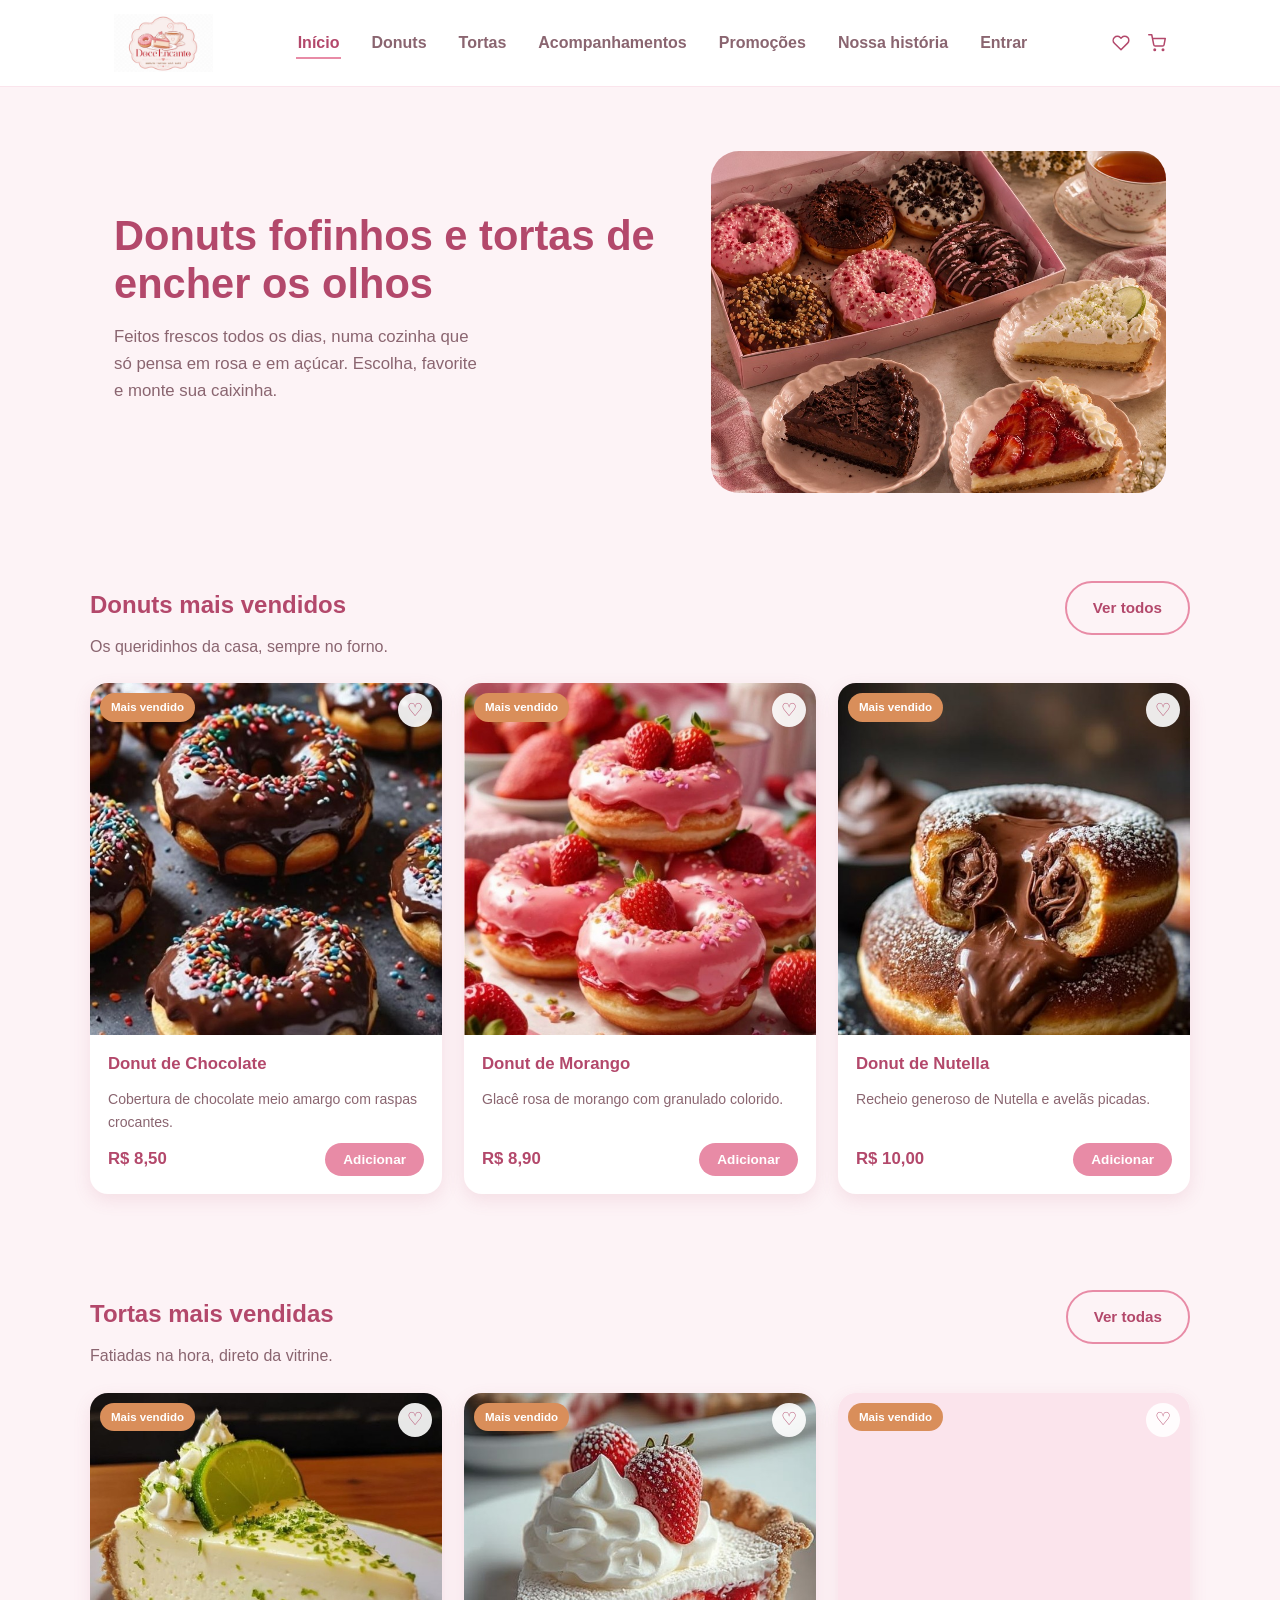
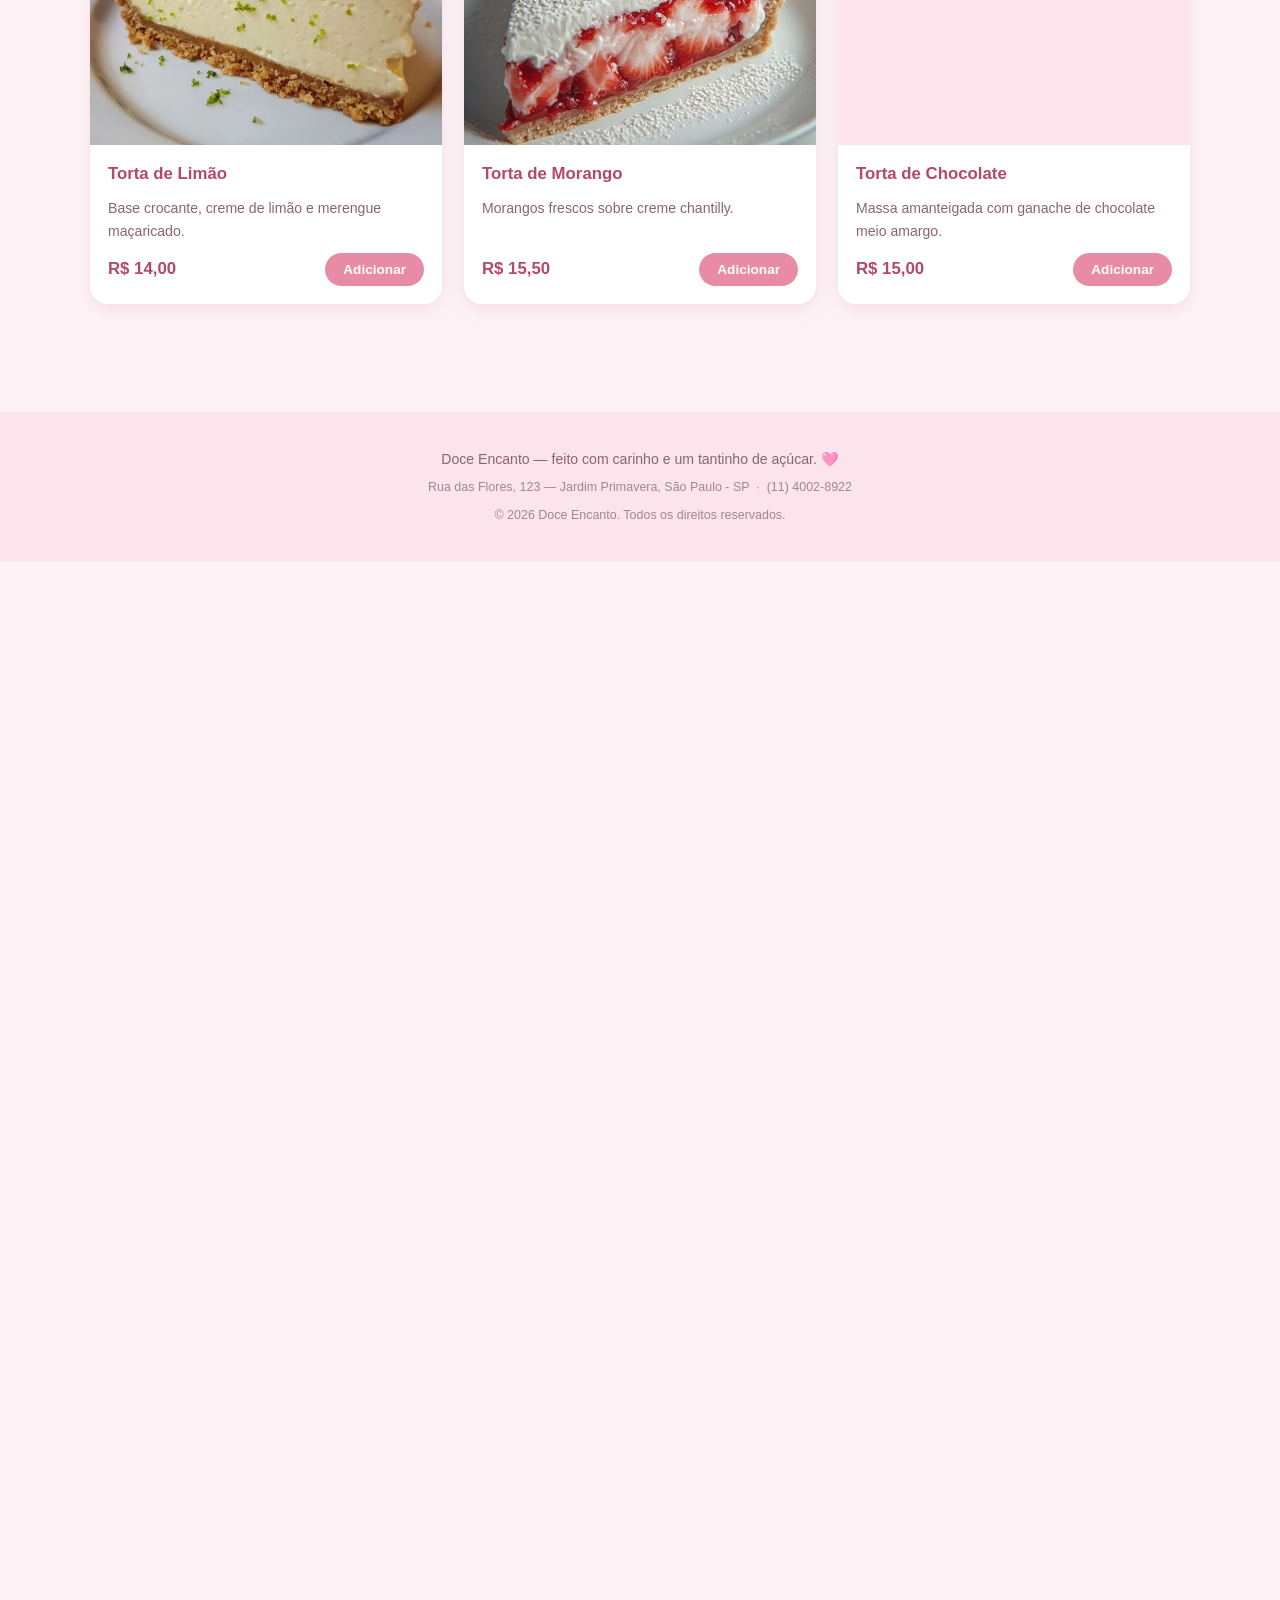
<file: Integrador/nossa/index.html>
<!DOCTYPE html>
<html lang="pt-br">
<head>
  <meta charset="UTF-8">
  <meta http-equiv="refresh" content="0; url=inicio/index.html">
  <title>Doce Encanto</title>
</head>
<body>
  <p>Abrindo a <a href="inicio/index.html">página inicial</a>...</p>
</body>
</html>
</file>
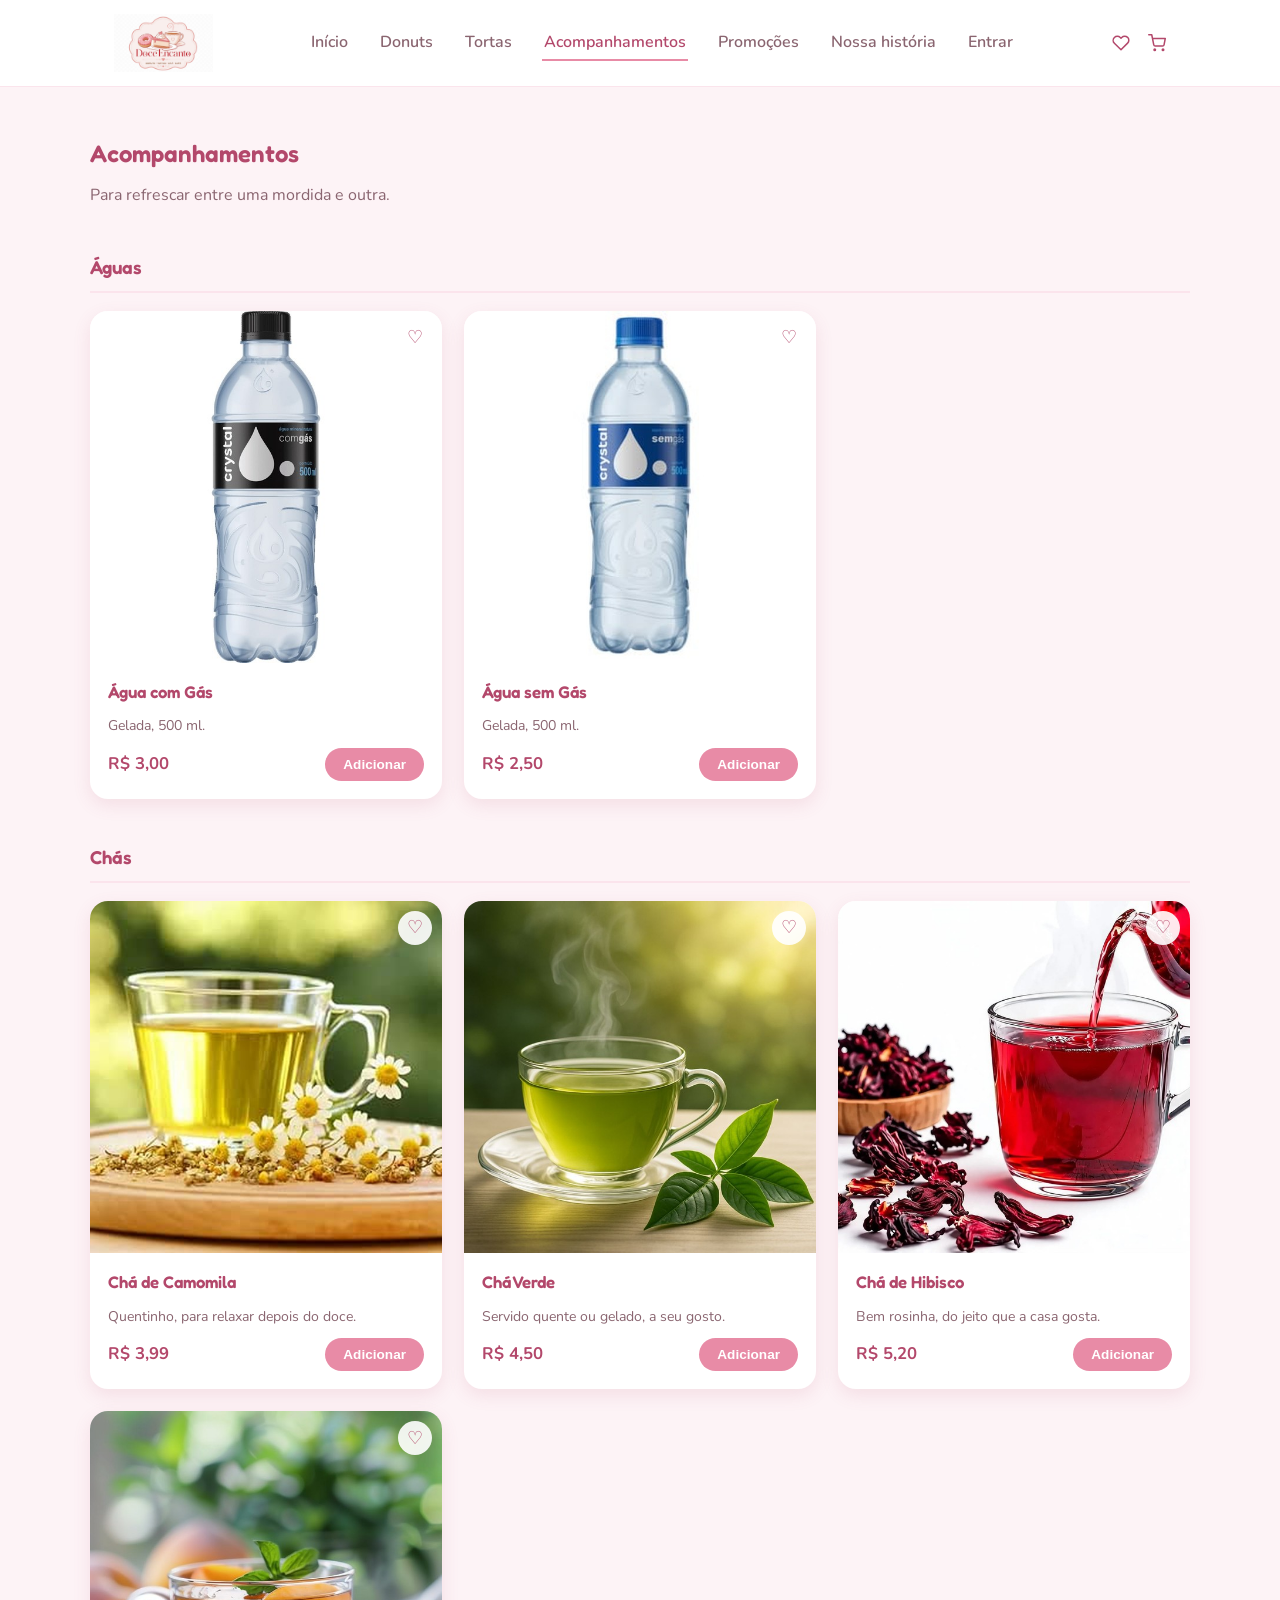
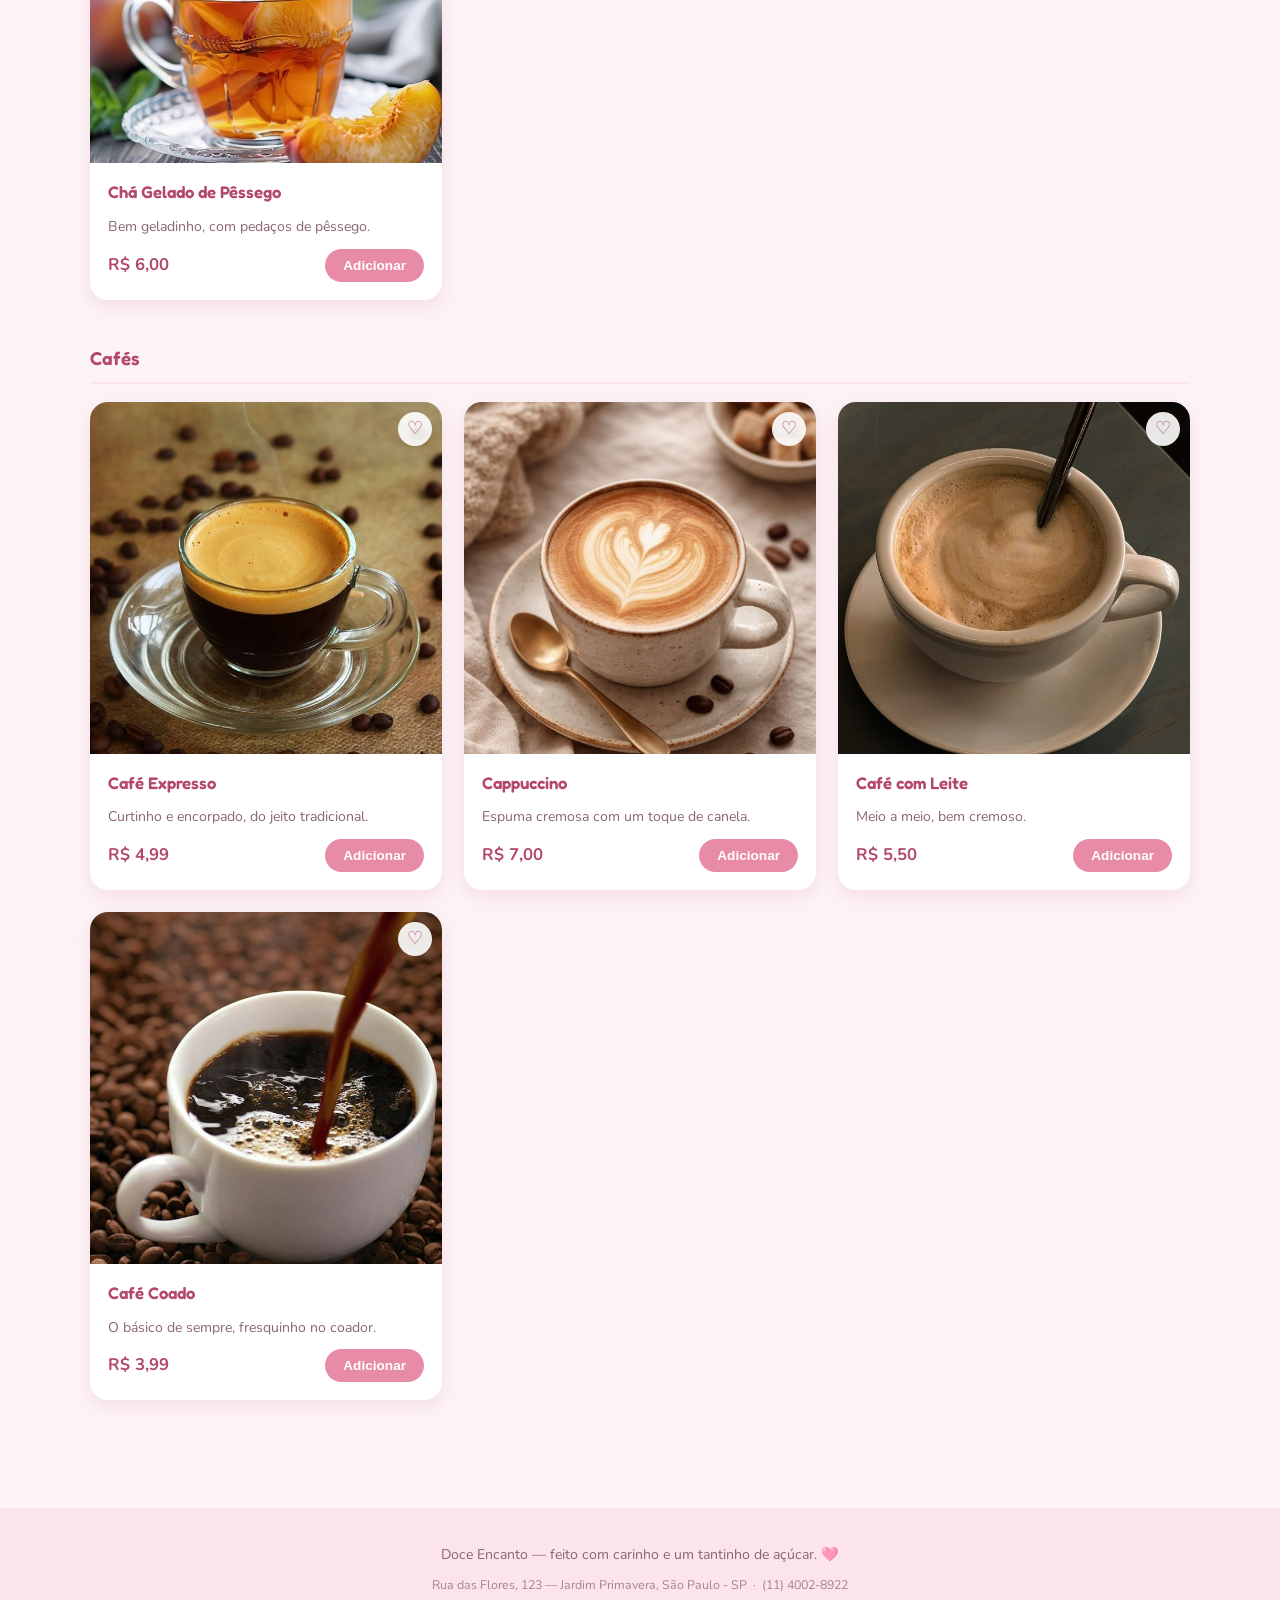
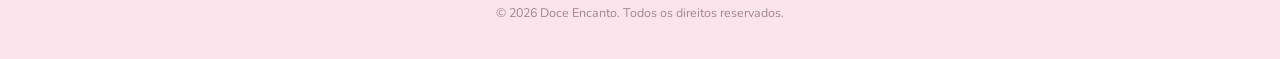
<file: Integrador/nossa/acompanhamentos/index.html>
<!DOCTYPE html>
<html lang="pt-br">
<head>
  <meta charset="UTF-8">
  <meta name="viewport" content="width=device-width, initial-scale=1.0">
  <title>Doce Encanto | Acompanhamentos</title>
  <link rel="stylesheet" href="../css/style.css">
</head>
<body>

  <header class="topo">
    <div class="container">
      <a href="../inicio/index.html" class="logo"><img src="../images/logo.png" alt="Doce Encanto"></a>

      <input type="checkbox" id="menu-toggle" class="menu-toggle">
      <label for="menu-toggle" class="menu-toggle-label">☰</label>

      <ul class="nav-links">
        <li><a href="../inicio/index.html">Início</a></li>
        <li><a href="../donuts/index.html">Donuts</a></li>
        <li><a href="../tortas/index.html">Tortas</a></li>
        <li><a href="index.html" class="ativo">Acompanhamentos</a></li>
        <li><a href="../promocoes/index.html">Promoções</a></li>
        <li><a href="../historia/index.html">Nossa história</a></li>
        <li><a href="../login/index.html">Entrar</a></li>
      </ul>

      <div class="nav-icones">
        <a href="../favoritos/index.html" class="icone-link"><svg viewBox="0 0 24 24"><path d="M20.8 4.6a5.5 5.5 0 0 0-7.8 0L12 5.6l-1-1a5.5 5.5 0 0 0-7.8 7.8l1 1L12 21l7.8-7.8 1-1a5.5 5.5 0 0 0 0-7.8z"/></svg><span id="contador-favoritos" class="contador" style="display:none">0</span></a>
        <a href="../carrinho/index.html" class="icone-link"><svg viewBox="0 0 24 24"><circle cx="9" cy="21" r="1"/><circle cx="20" cy="21" r="1"/><path d="M1 1h4l2.7 13.4a2 2 0 0 0 2 1.6h9.7a2 2 0 0 0 2-1.6L23 6H6"/></svg><span id="contador-carrinho" class="contador" style="display:none">0</span></a>
      </div>
    </div>
  </header>

  <main>
    <section class="secao container">
      <div class="secao-cabecalho">
        <div>
          <h2>Acompanhamentos</h2>
          <p>Para refrescar entre uma mordida e outra.</p>
        </div>
      </div>

      <h3 class="subtitulo-categoria">Águas</h3>
      <div class="grade-produtos">

        <div class="produto-card" data-id="agua-com-gas" data-nome="Água com Gás" data-preco="3.00" data-imagem="../images/agua-com-gas.jpg">
          <div class="produto-imagem">
            <img src="../images/agua-com-gas.jpg" alt="Água com Gás — substitua pela sua foto">
            <button class="btn-favorito" onclick="favoritar(this)">♡</button>
          </div>
          <div class="produto-info">
            <h3>Água com Gás</h3>
            <p class="produto-descricao">Gelada, 500 ml.</p>
            <div class="produto-rodape">
              <span class="preco">R$ 3,00</span>
              <button class="btn-adicionar" onclick="adicionarCarrinho(this)">Adicionar</button>
            </div>
          </div>
        </div>

        <div class="produto-card" data-id="agua-sem-gas" data-nome="Água sem Gás" data-preco="2.50" data-imagem="../images/agua-sem-gas.jpg">
          <div class="produto-imagem">
            <img src="../images/agua-sem-gas.jpg" alt="Água sem Gás — substitua pela sua foto">
            <button class="btn-favorito" onclick="favoritar(this)">♡</button>
          </div>
          <div class="produto-info">
            <h3>Água sem Gás</h3>
            <p class="produto-descricao">Gelada, 500 ml.</p>
            <div class="produto-rodape">
              <span class="preco">R$ 2,50</span>
              <button class="btn-adicionar" onclick="adicionarCarrinho(this)">Adicionar</button>
            </div>
          </div>
        </div>

      </div>

      <h3 class="subtitulo-categoria">Chás</h3>
      <div class="grade-produtos">

        <div class="produto-card" data-id="cha-camomila" data-nome="Chá de Camomila" data-preco="3.99" data-imagem="../images/cha-camomila.jpg">
          <div class="produto-imagem">
            <img src="../images/cha-camomila.jpg" alt="Chá de Camomila — substitua pela sua foto">
            <button class="btn-favorito" onclick="favoritar(this)">♡</button>
          </div>
          <div class="produto-info">
            <h3>Chá de Camomila</h3>
            <p class="produto-descricao">Quentinho, para relaxar depois do doce.</p>
            <div class="produto-rodape">
              <span class="preco">R$ 3,99</span>
              <button class="btn-adicionar" onclick="adicionarCarrinho(this)">Adicionar</button>
            </div>
          </div>
        </div>

        <div class="produto-card" data-id="cha-verde" data-nome="Chá Verde" data-preco="4.50" data-imagem="../images/cha-verde.jpg">
          <div class="produto-imagem">
            <img src="../images/cha-verde.jpg" alt="Chá Verde — substitua pela sua foto">
            <button class="btn-favorito" onclick="favoritar(this)">♡</button>
          </div>
          <div class="produto-info">
            <h3>Chá Verde</h3>
            <p class="produto-descricao">Servido quente ou gelado, a seu gosto.</p>
            <div class="produto-rodape">
              <span class="preco">R$ 4,50</span>
              <button class="btn-adicionar" onclick="adicionarCarrinho(this)">Adicionar</button>
            </div>
          </div>
        </div>

        <div class="produto-card" data-id="cha-hibisco" data-nome="Chá de Hibisco" data-preco="5.20" data-imagem="../images/cha-hibisco.jpg">
          <div class="produto-imagem">
            <img src="../images/cha-hibisco.jpg" alt="Chá de Hibisco — substitua pela sua foto">
            <button class="btn-favorito" onclick="favoritar(this)">♡</button>
          </div>
          <div class="produto-info">
            <h3>Chá de Hibisco</h3>
            <p class="produto-descricao">Bem rosinha, do jeito que a casa gosta.</p>
            <div class="produto-rodape">
              <span class="preco">R$ 5,20</span>
              <button class="btn-adicionar" onclick="adicionarCarrinho(this)">Adicionar</button>
            </div>
          </div>
        </div>

        <div class="produto-card" data-id="cha-gelado-pessego" data-nome="Chá Gelado de Pêssego" data-preco="6.00" data-imagem="../images/cha-gelado-pessego.jpg">
          <div class="produto-imagem">
            <img src="../images/cha-gelado-pessego.jpg" alt="Chá Gelado de Pêssego — substitua pela sua foto">
            <button class="btn-favorito" onclick="favoritar(this)">♡</button>
          </div>
          <div class="produto-info">
            <h3>Chá Gelado de Pêssego</h3>
            <p class="produto-descricao">Bem geladinho, com pedaços de pêssego.</p>
            <div class="produto-rodape">
              <span class="preco">R$ 6,00</span>
              <button class="btn-adicionar" onclick="adicionarCarrinho(this)">Adicionar</button>
            </div>
          </div>
        </div>

      </div>

      <h3 class="subtitulo-categoria">Cafés</h3>
      <div class="grade-produtos">

        <div class="produto-card" data-id="cafe-expresso" data-nome="Café Expresso" data-preco="4.99" data-imagem="../images/cafe-expresso.jpg">
          <div class="produto-imagem">
            <img src="../images/cafe-expresso.jpg" alt="Café Expresso — substitua pela sua foto">
            <button class="btn-favorito" onclick="favoritar(this)">♡</button>
          </div>
          <div class="produto-info">
            <h3>Café Expresso</h3>
            <p class="produto-descricao">Curtinho e encorpado, do jeito tradicional.</p>
            <div class="produto-rodape">
              <span class="preco">R$ 4,99</span>
              <button class="btn-adicionar" onclick="adicionarCarrinho(this)">Adicionar</button>
            </div>
          </div>
        </div>

        <div class="produto-card" data-id="cafe-cappuccino" data-nome="Cappuccino" data-preco="7.00" data-imagem="../images/cafe-cappuccino.jpg">
          <div class="produto-imagem">
            <img src="../images/cafe-cappuccino.jpg" alt="Cappuccino — substitua pela sua foto">
            <button class="btn-favorito" onclick="favoritar(this)">♡</button>
          </div>
          <div class="produto-info">
            <h3>Cappuccino</h3>
            <p class="produto-descricao">Espuma cremosa com um toque de canela.</p>
            <div class="produto-rodape">
              <span class="preco">R$ 7,00</span>
              <button class="btn-adicionar" onclick="adicionarCarrinho(this)">Adicionar</button>
            </div>
          </div>
        </div>

        <div class="produto-card" data-id="cafe-com-leite" data-nome="Café com Leite" data-preco="5.50" data-imagem="../images/cafe-com-leite.jpg">
          <div class="produto-imagem">
            <img src="../images/cafe-com-leite.jpg" alt="Café com Leite — substitua pela sua foto">
            <button class="btn-favorito" onclick="favoritar(this)">♡</button>
          </div>
          <div class="produto-info">
            <h3>Café com Leite</h3>
            <p class="produto-descricao">Meio a meio, bem cremoso.</p>
            <div class="produto-rodape">
              <span class="preco">R$ 5,50</span>
              <button class="btn-adicionar" onclick="adicionarCarrinho(this)">Adicionar</button>
            </div>
          </div>
        </div>

        <div class="produto-card" data-id="cafe-coado" data-nome="Café Coado" data-preco="3.99" data-imagem="../images/cafe-coado.jpg">
          <div class="produto-imagem">
            <img src="../images/cafe-coado.jpg" alt="Café Coado — substitua pela sua foto">
            <button class="btn-favorito" onclick="favoritar(this)">♡</button>
          </div>
          <div class="produto-info">
            <h3>Café Coado</h3>
            <p class="produto-descricao">O básico de sempre, fresquinho no coador.</p>
            <div class="produto-rodape">
              <span class="preco">R$ 3,99</span>
              <button class="btn-adicionar" onclick="adicionarCarrinho(this)">Adicionar</button>
            </div>
          </div>
        </div>

      </div>
    </section>
  </main>

  <footer class="rodape">
    <div class="container">
      <p>Doce Encanto — feito com carinho e um tantinho de açúcar. 🩷</p>
      <p class="rodape-info">Rua das Flores, 123 — Jardim Primavera, São Paulo - SP &nbsp;·&nbsp; (11) 4002-8922</p>
      <p class="rodape-info">© 2026 Doce Encanto. Todos os direitos reservados.</p>
    </div>
  </footer>

  <script src="../js/carrinho.js"></script>
</body>
</html>
</file>
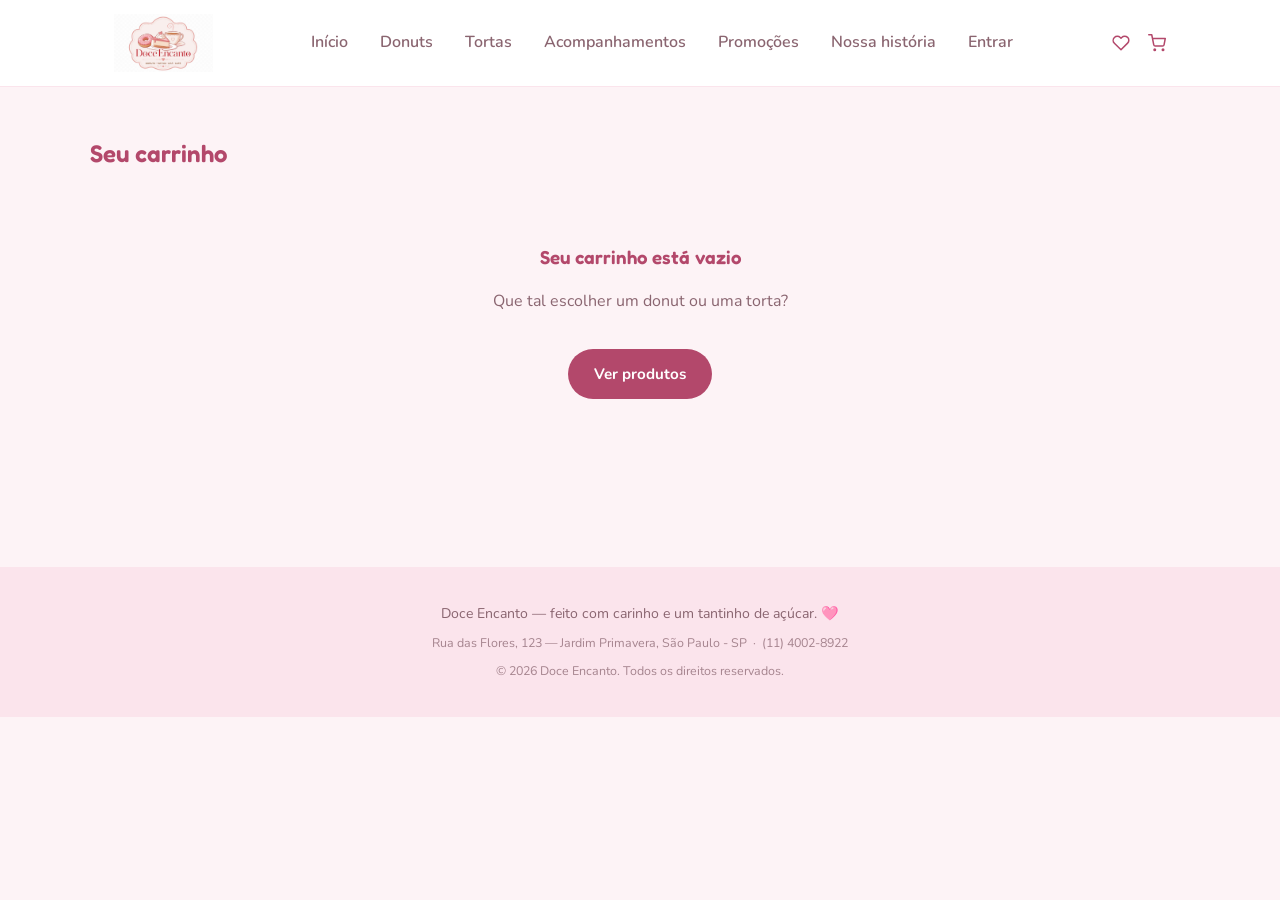
<file: Integrador/nossa/carrinho/index.html>
<!DOCTYPE html>
<html lang="pt-br">
<head>
  <meta charset="UTF-8">
  <meta name="viewport" content="width=device-width, initial-scale=1.0">
  <title>Doce Encanto | Carrinho</title>
  <link rel="stylesheet" href="../css/style.css">
</head>
<body>

  <header class="topo">
    <div class="container">
      <a href="../inicio/index.html" class="logo"><img src="../images/logo.png" alt="Doce Encanto"></a>

      <input type="checkbox" id="menu-toggle" class="menu-toggle">
      <label for="menu-toggle" class="menu-toggle-label">☰</label>

      <ul class="nav-links">
        <li><a href="../inicio/index.html">Início</a></li>
        <li><a href="../donuts/index.html">Donuts</a></li>
        <li><a href="../tortas/index.html">Tortas</a></li>
        <li><a href="../acompanhamentos/index.html">Acompanhamentos</a></li>
        <li><a href="../promocoes/index.html">Promoções</a></li>
        <li><a href="../historia/index.html">Nossa história</a></li>
        <li><a href="../login/index.html">Entrar</a></li>
      </ul>

      <div class="nav-icones">
        <a href="../favoritos/index.html" class="icone-link"><svg viewBox="0 0 24 24"><path d="M20.8 4.6a5.5 5.5 0 0 0-7.8 0L12 5.6l-1-1a5.5 5.5 0 0 0-7.8 7.8l1 1L12 21l7.8-7.8 1-1a5.5 5.5 0 0 0 0-7.8z"/></svg><span id="contador-favoritos" class="contador" style="display:none">0</span></a>
        <a href="index.html" class="icone-link ativo"><svg viewBox="0 0 24 24"><circle cx="9" cy="21" r="1"/><circle cx="20" cy="21" r="1"/><path d="M1 1h4l2.7 13.4a2 2 0 0 0 2 1.6h9.7a2 2 0 0 0 2-1.6L23 6H6"/></svg><span id="contador-carrinho" class="contador" style="display:none">0</span></a>
      </div>
    </div>
  </header>

  <main>
    <section class="secao container">
      <h2>Seu carrinho</h2>

      <div id="lista-carrinho" class="lista-carrinho"></div>

      <div id="resumo-pedido" class="resumo-pedido">
        <div class="linha-resumo"><span>Subtotal</span><span id="valor-subtotal">R$ 0,00</span></div>
        <div class="linha-resumo"><span>Entrega</span><span id="valor-entrega">R$ 0,00</span></div>
        <div class="linha-resumo total"><span>Total</span><span id="valor-total">R$ 0,00</span></div>
        <a href="../compras/index.html" class="botao botao-bloco" style="margin-top:16px; display:block; text-align:center;">Fechar pedido</a>
      </div>
    </section>
  </main>

  <footer class="rodape">
    <div class="container">
      <p>Doce Encanto — feito com carinho e um tantinho de açúcar. 🩷</p>
      <p class="rodape-info">Rua das Flores, 123 — Jardim Primavera, São Paulo - SP &nbsp;·&nbsp; (11) 4002-8922</p>
      <p class="rodape-info">© 2026 Doce Encanto. Todos os direitos reservados.</p>
    </div>
  </footer>

  <script src="../js/carrinho.js"></script>
</body>
</html>
</file>
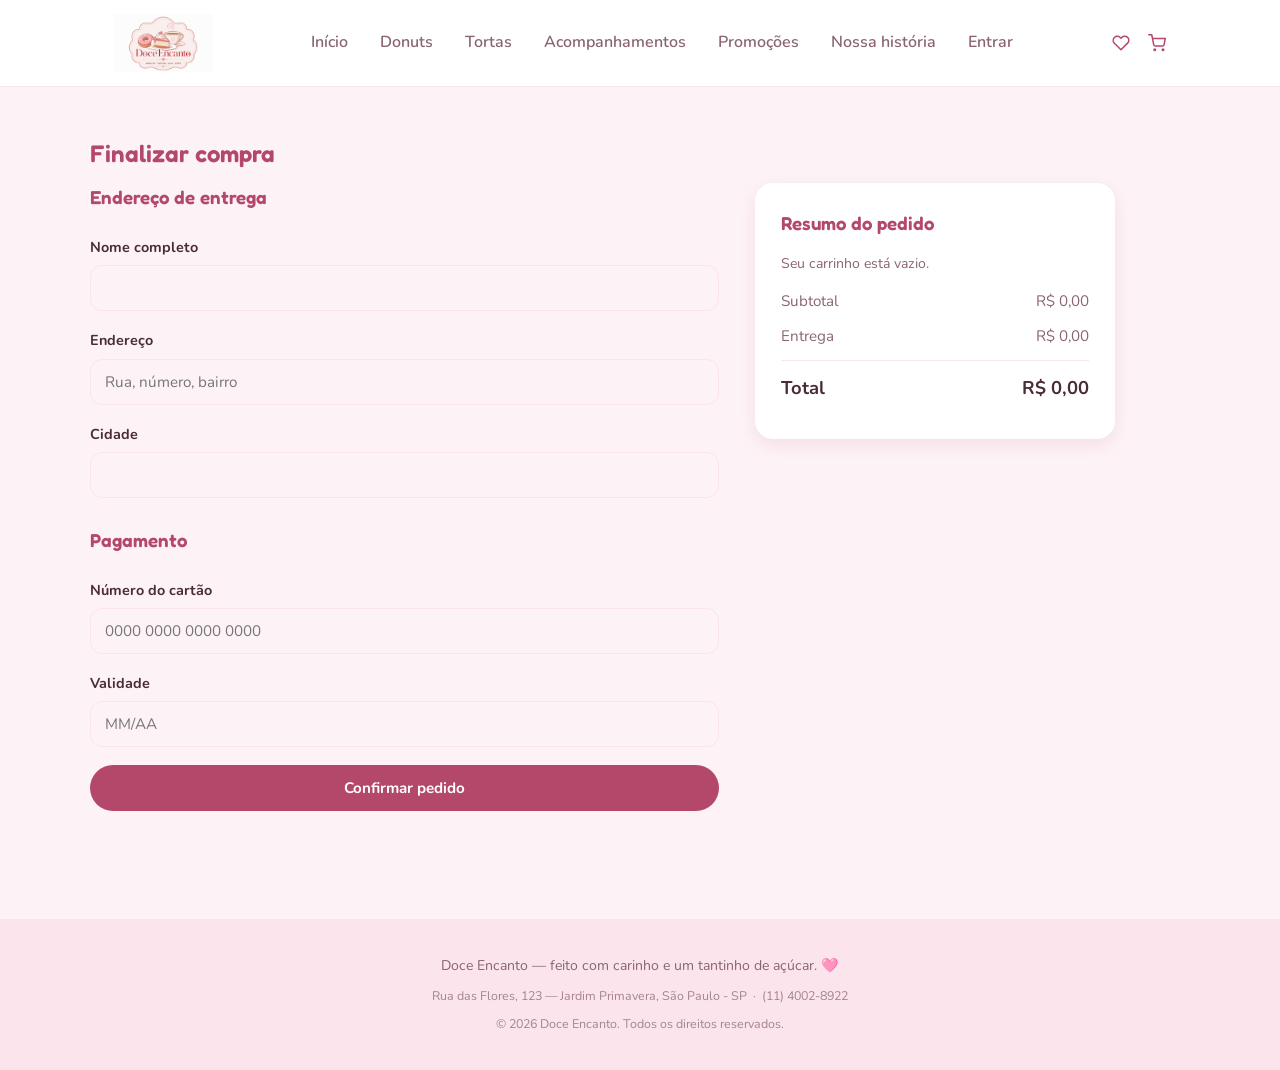
<file: Integrador/nossa/compras/index.html>
<!DOCTYPE html>
<html lang="pt-br">
<head>
  <meta charset="UTF-8">
  <meta name="viewport" content="width=device-width, initial-scale=1.0">
  <title>Doce Encanto | Finalizar compra</title>
  <link rel="stylesheet" href="../css/style.css">
</head>
<body>

  <header class="topo">
    <div class="container">
      <a href="../inicio/index.html" class="logo"><img src="../images/logo.png" alt="Doce Encanto"></a>

      <input type="checkbox" id="menu-toggle" class="menu-toggle">
      <label for="menu-toggle" class="menu-toggle-label">☰</label>

      <ul class="nav-links">
        <li><a href="../inicio/index.html">Início</a></li>
        <li><a href="../donuts/index.html">Donuts</a></li>
        <li><a href="../tortas/index.html">Tortas</a></li>
        <li><a href="../acompanhamentos/index.html">Acompanhamentos</a></li>
        <li><a href="../promocoes/index.html">Promoções</a></li>
        <li><a href="../historia/index.html">Nossa história</a></li>
        <li><a href="../login/index.html">Entrar</a></li>
      </ul>

      <div class="nav-icones">
        <a href="../favoritos/index.html" class="icone-link"><svg viewBox="0 0 24 24"><path d="M20.8 4.6a5.5 5.5 0 0 0-7.8 0L12 5.6l-1-1a5.5 5.5 0 0 0-7.8 7.8l1 1L12 21l7.8-7.8 1-1a5.5 5.5 0 0 0 0-7.8z"/></svg><span id="contador-favoritos" class="contador" style="display:none">0</span></a>
        <a href="../carrinho/index.html" class="icone-link"><svg viewBox="0 0 24 24"><circle cx="9" cy="21" r="1"/><circle cx="20" cy="21" r="1"/><path d="M1 1h4l2.7 13.4a2 2 0 0 0 2 1.6h9.7a2 2 0 0 0 2-1.6L23 6H6"/></svg><span id="contador-carrinho" class="contador" style="display:none">0</span></a>
      </div>
    </div>
  </header>

  <main>
    <section class="secao container">
      <h2>Finalizar compra</h2>

      <div class="grade-checkout" id="grade-checkout">
        <div>
          <form id="formulario-compra" onsubmit="finalizarCompra(event)">
            <div class="passo-titulo"><h3>Endereço de entrega</h3></div>
            <div class="campo">
              <label for="nome">Nome completo</label>
              <input type="text" id="nome" required>
            </div>
            <div class="campo">
              <label for="endereco">Endereço</label>
              <input type="text" id="endereco" placeholder="Rua, número, bairro" required>
            </div>
            <div class="campo">
              <label for="cidade">Cidade</label>
              <input type="text" id="cidade" required>
            </div>

            <div class="passo-titulo" style="margin-top:28px;"><h3>Pagamento</h3></div>
            <div class="campo">
              <label for="cartao">Número do cartão</label>
              <input type="text" id="cartao" placeholder="0000 0000 0000 0000" required>
            </div>
            <div class="campo">
              <label for="validade">Validade</label>
              <input type="text" id="validade" placeholder="MM/AA" required>
            </div>

            <button type="submit" class="botao botao-bloco">Confirmar pedido</button>
          </form>

          <div id="confirmacao-compra" class="confirmacao" style="display:none;">
            <div class="icone-check">✓</div>
            <h2>Pedido confirmado!</h2>
            <p>Seu pedido já está a caminho da cozinha. Obrigada por comprar na Doce Encanto 🩷</p>
            <a href="../inicio/index.html" class="botao" style="margin-top:12px; display:inline-block;">Voltar ao início</a>
          </div>
        </div>

        <div id="resumo-pedido-compra" class="resumo-pedido" style="margin:0;">
          <h3 style="margin-bottom:14px;">Resumo do pedido</h3>
          <div id="resumo-itens-compra"></div>
          <div class="linha-resumo" style="margin-top:14px;"><span>Subtotal</span><span id="compra-subtotal">R$ 0,00</span></div>
          <div class="linha-resumo"><span>Entrega</span><span id="compra-entrega">R$ 0,00</span></div>
          <div class="linha-resumo total"><span>Total</span><span id="compra-total">R$ 0,00</span></div>
        </div>
      </div>
    </section>
  </main>

  <footer class="rodape">
    <div class="container">
      <p>Doce Encanto — feito com carinho e um tantinho de açúcar. 🩷</p>
      <p class="rodape-info">Rua das Flores, 123 — Jardim Primavera, São Paulo - SP &nbsp;·&nbsp; (11) 4002-8922</p>
      <p class="rodape-info">© 2026 Doce Encanto. Todos os direitos reservados.</p>
    </div>
  </footer>

  <script src="../js/carrinho.js"></script>
</body>
</html>
</file>
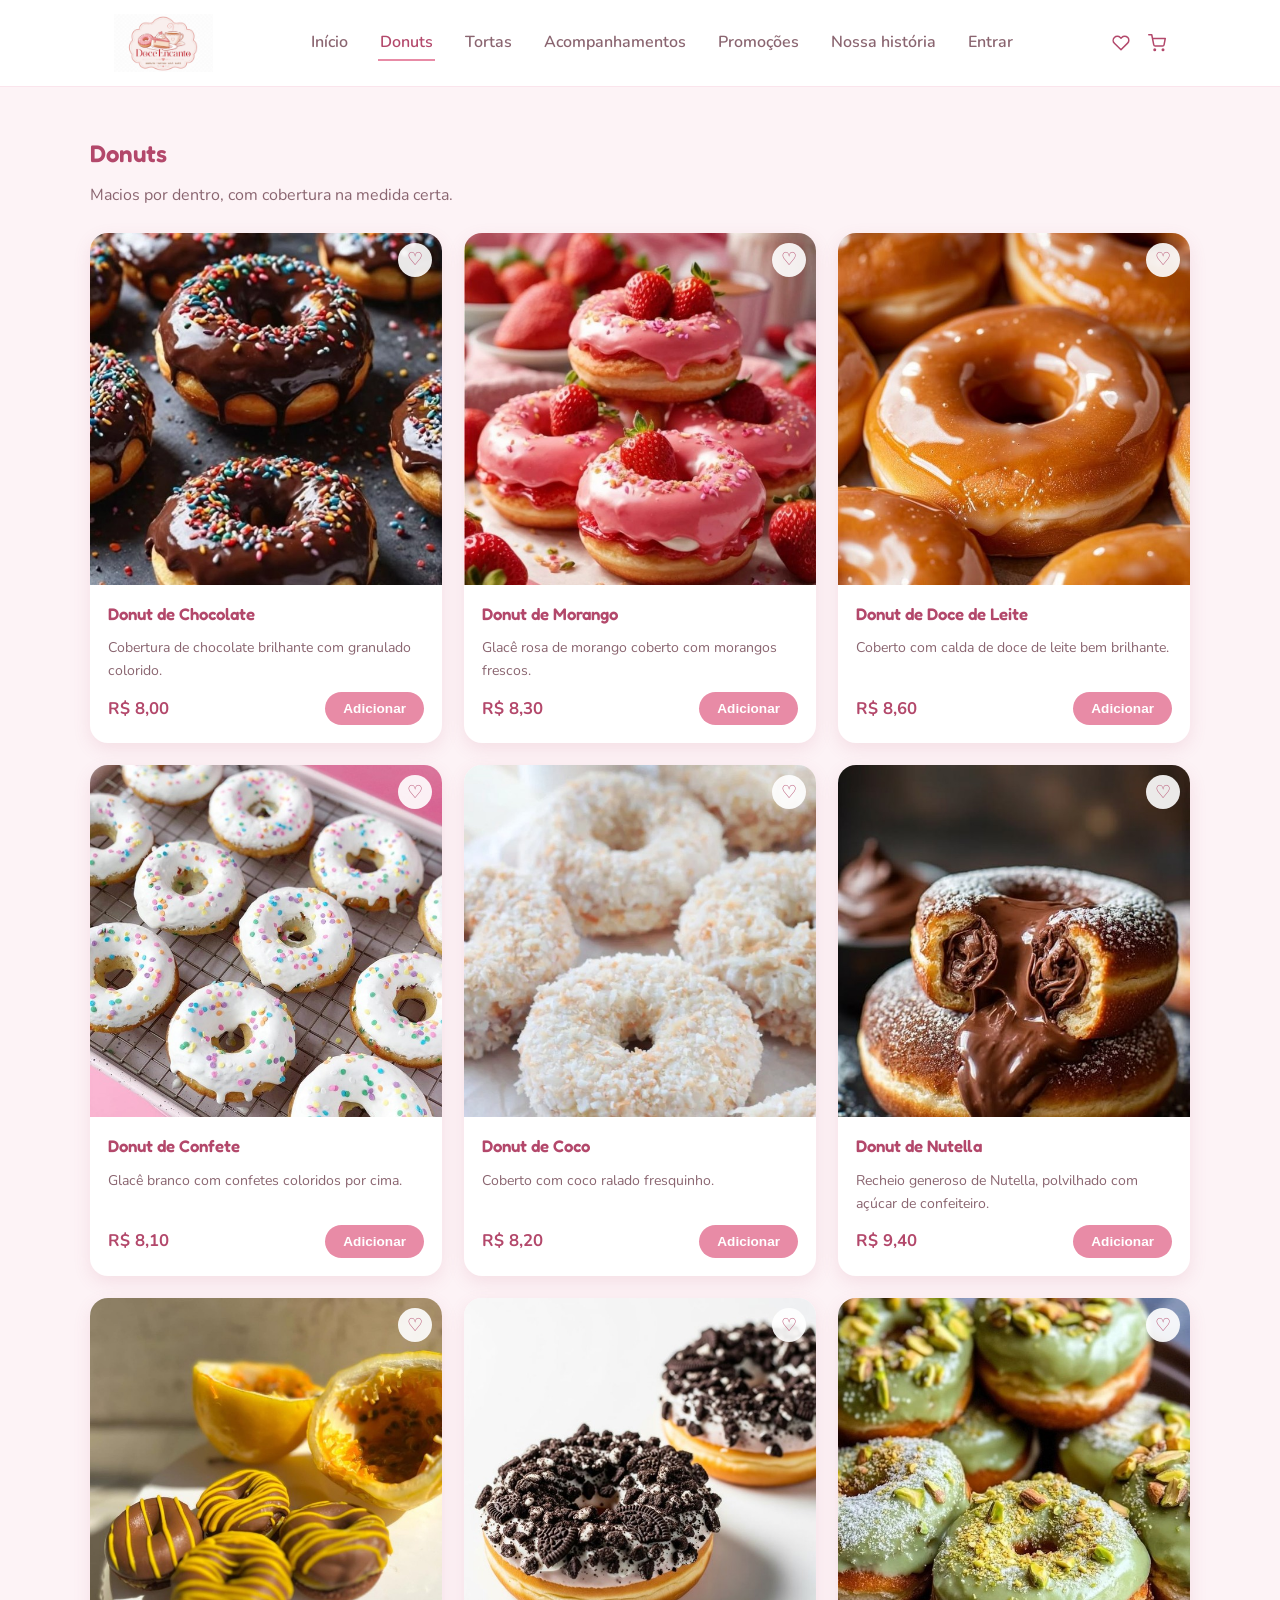
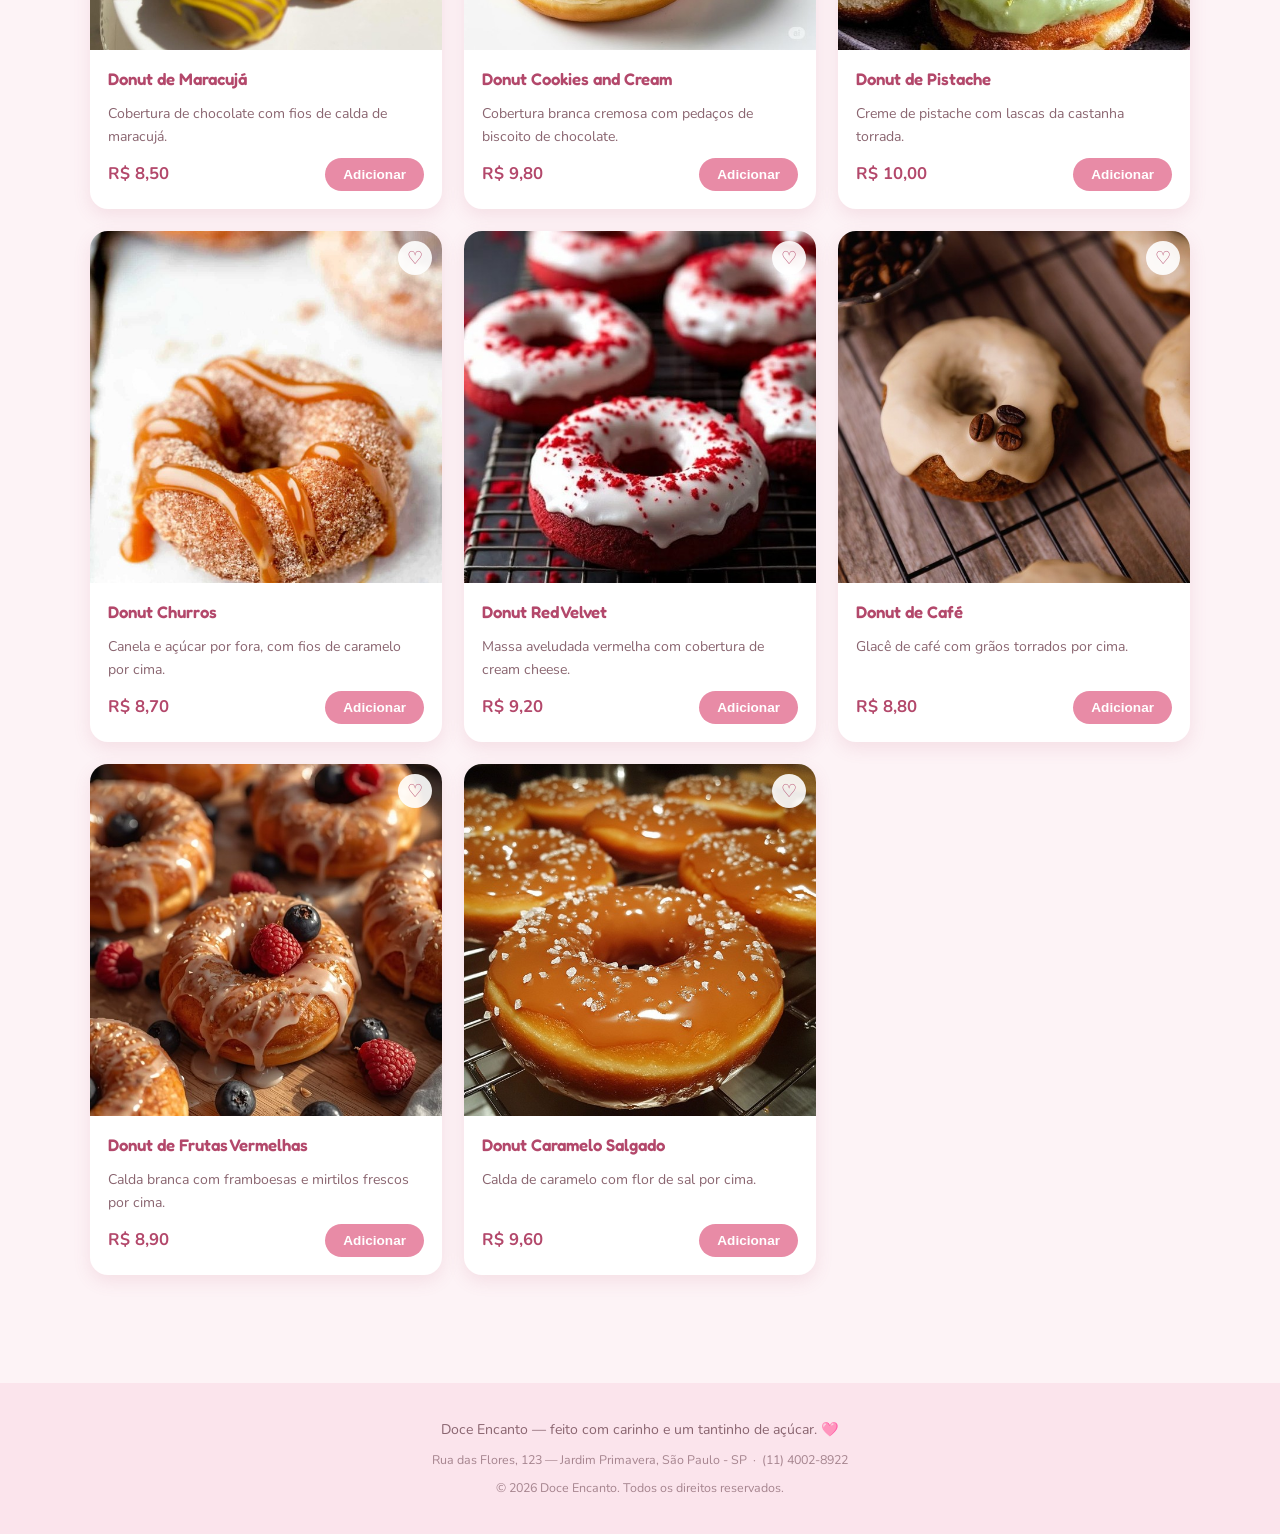
<file: Integrador/nossa/donuts/index.html>
<!DOCTYPE html>
<html lang="pt-br">
<head>
  <meta charset="UTF-8">
  <meta name="viewport" content="width=device-width, initial-scale=1.0">
  <title>Doce Encanto | Donuts</title>
  <link rel="stylesheet" href="../css/style.css">
</head>
<body>

  <header class="topo">
    <div class="container">
      <a href="../inicio/index.html" class="logo"><img src="../images/logo.png" alt="Doce Encanto"></a>

      <input type="checkbox" id="menu-toggle" class="menu-toggle">
      <label for="menu-toggle" class="menu-toggle-label">☰</label>

      <ul class="nav-links">
        <li><a href="../inicio/index.html">Início</a></li>
        <li><a href="index.html" class="ativo">Donuts</a></li>
        <li><a href="../tortas/index.html">Tortas</a></li>
        <li><a href="../acompanhamentos/index.html">Acompanhamentos</a></li>
        <li><a href="../promocoes/index.html">Promoções</a></li>
        <li><a href="../historia/index.html">Nossa história</a></li>
        <li><a href="../login/index.html">Entrar</a></li>
      </ul>

      <div class="nav-icones">
        <a href="../favoritos/index.html" class="icone-link"><svg viewBox="0 0 24 24"><path d="M20.8 4.6a5.5 5.5 0 0 0-7.8 0L12 5.6l-1-1a5.5 5.5 0 0 0-7.8 7.8l1 1L12 21l7.8-7.8 1-1a5.5 5.5 0 0 0 0-7.8z"/></svg><span id="contador-favoritos" class="contador" style="display:none">0</span></a>
        <a href="../carrinho/index.html" class="icone-link"><svg viewBox="0 0 24 24"><circle cx="9" cy="21" r="1"/><circle cx="20" cy="21" r="1"/><path d="M1 1h4l2.7 13.4a2 2 0 0 0 2 1.6h9.7a2 2 0 0 0 2-1.6L23 6H6"/></svg><span id="contador-carrinho" class="contador" style="display:none">0</span></a>
      </div>
    </div>
  </header>

  <main>
    <section class="secao container">
      <div class="secao-cabecalho">
        <div>
          <h2>Donuts</h2>
          <p>Macios por dentro, com cobertura na medida certa.</p>
        </div>
      </div>

      <div class="grade-produtos">

        <div class="produto-card" data-id="donut-chocolate" data-nome="Donut de Chocolate" data-preco="8.00" data-imagem="../images/donut-chocolate.jpg">
          <div class="produto-imagem">
            <img src="../images/donut-chocolate.jpg" alt="Donut de Chocolate — substitua pela sua foto">
            <button class="btn-favorito" onclick="favoritar(this)">♡</button>
          </div>
          <div class="produto-info">
            <h3>Donut de Chocolate</h3>
            <p class="produto-descricao">Cobertura de chocolate brilhante com granulado colorido.</p>
            <div class="produto-rodape">
              <span class="preco">R$ 8,00</span>
              <button class="btn-adicionar" onclick="adicionarCarrinho(this)">Adicionar</button>
            </div>
          </div>
        </div>

        <div class="produto-card" data-id="donut-morango" data-nome="Donut de Morango" data-preco="8.30" data-imagem="../images/donut-morango.jpg">
          <div class="produto-imagem">
            <img src="../images/donut-morango.jpg" alt="Donut de Morango — substitua pela sua foto">
            <button class="btn-favorito" onclick="favoritar(this)">♡</button>
          </div>
          <div class="produto-info">
            <h3>Donut de Morango</h3>
            <p class="produto-descricao">Glacê rosa de morango coberto com morangos frescos.</p>
            <div class="produto-rodape">
              <span class="preco">R$ 8,30</span>
              <button class="btn-adicionar" onclick="adicionarCarrinho(this)">Adicionar</button>
            </div>
          </div>
        </div>

        <div class="produto-card" data-id="donut-doce-de-leite" data-nome="Donut de Doce de Leite" data-preco="8.60" data-imagem="../images/donut-doce-de-leite.jpg">
          <div class="produto-imagem">
            <img src="../images/donut-doce-de-leite.jpg" alt="Donut de Doce de Leite — substitua pela sua foto">
            <button class="btn-favorito" onclick="favoritar(this)">♡</button>
          </div>
          <div class="produto-info">
            <h3>Donut de Doce de Leite</h3>
            <p class="produto-descricao">Coberto com calda de doce de leite bem brilhante.</p>
            <div class="produto-rodape">
              <span class="preco">R$ 8,60</span>
              <button class="btn-adicionar" onclick="adicionarCarrinho(this)">Adicionar</button>
            </div>
          </div>
        </div>

        <div class="produto-card" data-id="donut-confete" data-nome="Donut de Confete" data-preco="8.10" data-imagem="../images/donut-confete.jpg">
          <div class="produto-imagem">
            <img src="../images/donut-confete.jpg" alt="Donut de Confete — substitua pela sua foto">
            <button class="btn-favorito" onclick="favoritar(this)">♡</button>
          </div>
          <div class="produto-info">
            <h3>Donut de Confete</h3>
            <p class="produto-descricao">Glacê branco com confetes coloridos por cima.</p>
            <div class="produto-rodape">
              <span class="preco">R$ 8,10</span>
              <button class="btn-adicionar" onclick="adicionarCarrinho(this)">Adicionar</button>
            </div>
          </div>
        </div>

        <div class="produto-card" data-id="donut-coco" data-nome="Donut de Coco" data-preco="8.20" data-imagem="../images/donut-coco.jpg">
          <div class="produto-imagem">
            <img src="../images/donut-coco.jpg" alt="Donut de Coco — substitua pela sua foto">
            <button class="btn-favorito" onclick="favoritar(this)">♡</button>
          </div>
          <div class="produto-info">
            <h3>Donut de Coco</h3>
            <p class="produto-descricao">Coberto com coco ralado fresquinho.</p>
            <div class="produto-rodape">
              <span class="preco">R$ 8,20</span>
              <button class="btn-adicionar" onclick="adicionarCarrinho(this)">Adicionar</button>
            </div>
          </div>
        </div>

        <div class="produto-card" data-id="donut-nutella" data-nome="Donut de Nutella" data-preco="9.40" data-imagem="../images/donut-nutella.jpg">
          <div class="produto-imagem">
            <img src="../images/donut-nutella.jpg" alt="Donut de Nutella — substitua pela sua foto">
            <button class="btn-favorito" onclick="favoritar(this)">♡</button>
          </div>
          <div class="produto-info">
            <h3>Donut de Nutella</h3>
            <p class="produto-descricao">Recheio generoso de Nutella, polvilhado com açúcar de confeiteiro.</p>
            <div class="produto-rodape">
              <span class="preco">R$ 9,40</span>
              <button class="btn-adicionar" onclick="adicionarCarrinho(this)">Adicionar</button>
            </div>
          </div>
        </div>

        <div class="produto-card" data-id="donut-maracuja" data-nome="Donut de Maracujá" data-preco="8.50" data-imagem="../images/donut-maracuja.jpg">
          <div class="produto-imagem">
            <img src="../images/donut-maracuja.jpg" alt="Donut de Maracujá — substitua pela sua foto">
            <button class="btn-favorito" onclick="favoritar(this)">♡</button>
          </div>
          <div class="produto-info">
            <h3>Donut de Maracujá</h3>
            <p class="produto-descricao">Cobertura de chocolate com fios de calda de maracujá.</p>
            <div class="produto-rodape">
              <span class="preco">R$ 8,50</span>
              <button class="btn-adicionar" onclick="adicionarCarrinho(this)">Adicionar</button>
            </div>
          </div>
        </div>

        <div class="produto-card" data-id="donut-cookies-and-cream" data-nome="Donut Cookies and Cream" data-preco="9.80" data-imagem="../images/donut-cookies-and-cream.jpg">
          <div class="produto-imagem">
            <img src="../images/donut-cookies-and-cream.jpg" alt="Donut Cookies and Cream — substitua pela sua foto">
            <button class="btn-favorito" onclick="favoritar(this)">♡</button>
          </div>
          <div class="produto-info">
            <h3>Donut Cookies and Cream</h3>
            <p class="produto-descricao">Cobertura branca cremosa com pedaços de biscoito de chocolate.</p>
            <div class="produto-rodape">
              <span class="preco">R$ 9,80</span>
              <button class="btn-adicionar" onclick="adicionarCarrinho(this)">Adicionar</button>
            </div>
          </div>
        </div>

        <div class="produto-card" data-id="donut-pistache" data-nome="Donut de Pistache" data-preco="10.00" data-imagem="../images/donut-pistache.jpg">
          <div class="produto-imagem">
            <img src="../images/donut-pistache.jpg" alt="Donut de Pistache — substitua pela sua foto">
            <button class="btn-favorito" onclick="favoritar(this)">♡</button>
          </div>
          <div class="produto-info">
            <h3>Donut de Pistache</h3>
            <p class="produto-descricao">Creme de pistache com lascas da castanha torrada.</p>
            <div class="produto-rodape">
              <span class="preco">R$ 10,00</span>
              <button class="btn-adicionar" onclick="adicionarCarrinho(this)">Adicionar</button>
            </div>
          </div>
        </div>

        <div class="produto-card" data-id="donut-churros" data-nome="Donut Churros" data-preco="8.70" data-imagem="../images/donut-churros.jpg">
          <div class="produto-imagem">
            <img src="../images/donut-churros.jpg" alt="Donut Churros — substitua pela sua foto">
            <button class="btn-favorito" onclick="favoritar(this)">♡</button>
          </div>
          <div class="produto-info">
            <h3>Donut Churros</h3>
            <p class="produto-descricao">Canela e açúcar por fora, com fios de caramelo por cima.</p>
            <div class="produto-rodape">
              <span class="preco">R$ 8,70</span>
              <button class="btn-adicionar" onclick="adicionarCarrinho(this)">Adicionar</button>
            </div>
          </div>
        </div>

        <div class="produto-card" data-id="donut-red-velvet" data-nome="Donut Red Velvet" data-preco="9.20" data-imagem="../images/donut-red-velvet.jpg">
          <div class="produto-imagem">
            <img src="../images/donut-red-velvet.jpg" alt="Donut Red Velvet — substitua pela sua foto">
            <button class="btn-favorito" onclick="favoritar(this)">♡</button>
          </div>
          <div class="produto-info">
            <h3>Donut Red Velvet</h3>
            <p class="produto-descricao">Massa aveludada vermelha com cobertura de cream cheese.</p>
            <div class="produto-rodape">
              <span class="preco">R$ 9,20</span>
              <button class="btn-adicionar" onclick="adicionarCarrinho(this)">Adicionar</button>
            </div>
          </div>
        </div>

        <div class="produto-card" data-id="donut-cafe" data-nome="Donut de Café" data-preco="8.80" data-imagem="../images/donut-cafe.jpg">
          <div class="produto-imagem">
            <img src="../images/donut-cafe.jpg" alt="Donut de Café — substitua pela sua foto">
            <button class="btn-favorito" onclick="favoritar(this)">♡</button>
          </div>
          <div class="produto-info">
            <h3>Donut de Café</h3>
            <p class="produto-descricao">Glacê de café com grãos torrados por cima.</p>
            <div class="produto-rodape">
              <span class="preco">R$ 8,80</span>
              <button class="btn-adicionar" onclick="adicionarCarrinho(this)">Adicionar</button>
            </div>
          </div>
        </div>

        <div class="produto-card" data-id="donut-frutas-vermelhas" data-nome="Donut de Frutas Vermelhas" data-preco="8.90" data-imagem="../images/donut-frutas-vermelhas.jpg">
          <div class="produto-imagem">
            <img src="../images/donut-frutas-vermelhas.jpg" alt="Donut de Frutas Vermelhas — substitua pela sua foto">
            <button class="btn-favorito" onclick="favoritar(this)">♡</button>
          </div>
          <div class="produto-info">
            <h3>Donut de Frutas Vermelhas</h3>
            <p class="produto-descricao">Calda branca com framboesas e mirtilos frescos por cima.</p>
            <div class="produto-rodape">
              <span class="preco">R$ 8,90</span>
              <button class="btn-adicionar" onclick="adicionarCarrinho(this)">Adicionar</button>
            </div>
          </div>
        </div>

        <div class="produto-card" data-id="donut-caramelo-salgado" data-nome="Donut Caramelo Salgado" data-preco="9.60" data-imagem="../images/donut-caramelo-salgado.jpg">
          <div class="produto-imagem">
            <img src="../images/donut-caramelo-salgado.jpg" alt="Donut Caramelo Salgado — substitua pela sua foto">
            <button class="btn-favorito" onclick="favoritar(this)">♡</button>
          </div>
          <div class="produto-info">
            <h3>Donut Caramelo Salgado</h3>
            <p class="produto-descricao">Calda de caramelo com flor de sal por cima.</p>
            <div class="produto-rodape">
              <span class="preco">R$ 9,60</span>
              <button class="btn-adicionar" onclick="adicionarCarrinho(this)">Adicionar</button>
            </div>
          </div>
        </div>

      </div>
    </section>
  </main>

  <footer class="rodape">
    <div class="container">
      <p>Doce Encanto — feito com carinho e um tantinho de açúcar. 🩷</p>
      <p class="rodape-info">Rua das Flores, 123 — Jardim Primavera, São Paulo - SP &nbsp;·&nbsp; (11) 4002-8922</p>
      <p class="rodape-info">© 2026 Doce Encanto. Todos os direitos reservados.</p>
    </div>
  </footer>

  <script src="../js/carrinho.js"></script>
</body>
</html>
</file>
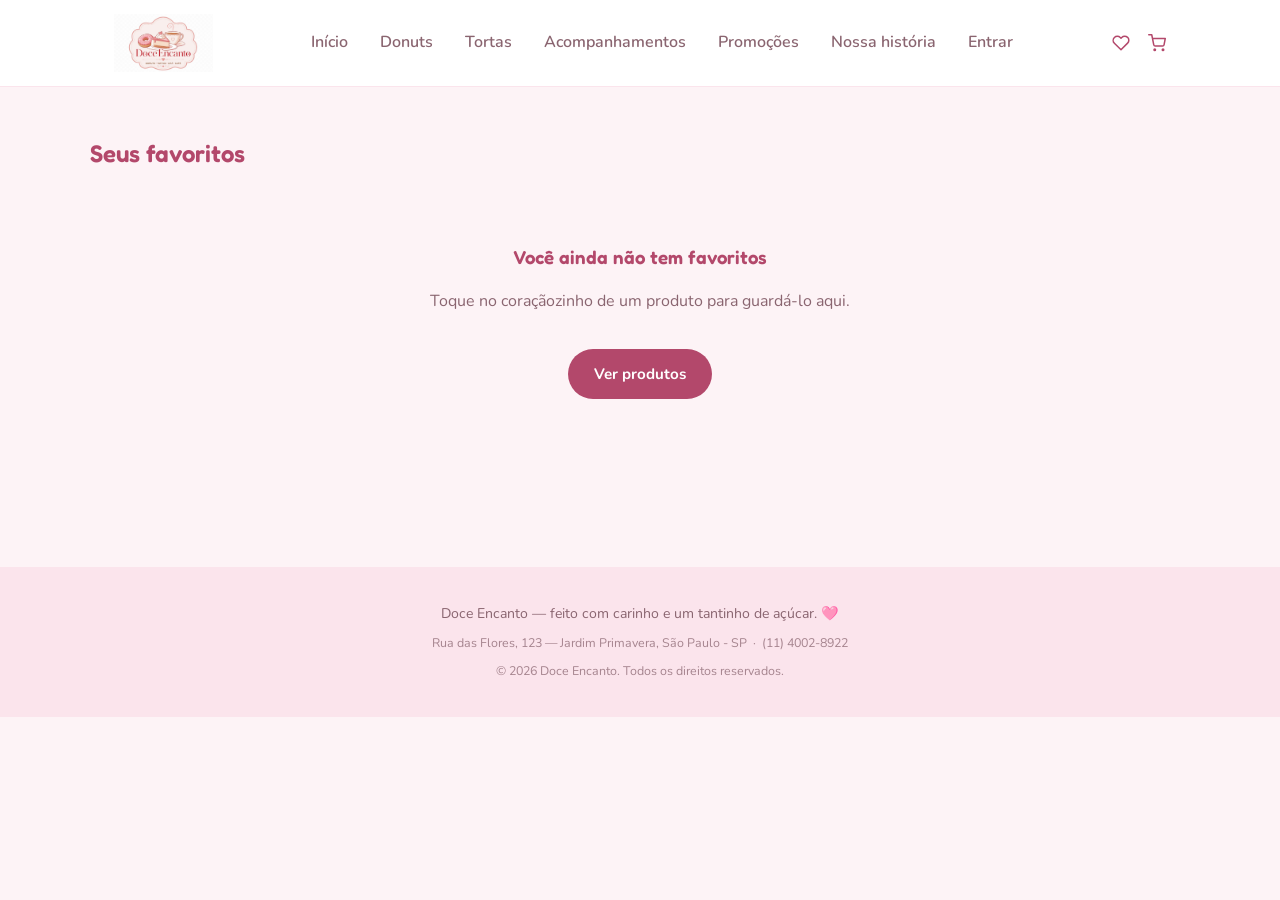
<file: Integrador/nossa/favoritos/index.html>
<!DOCTYPE html>
<html lang="pt-br">
<head>
  <meta charset="UTF-8">
  <meta name="viewport" content="width=device-width, initial-scale=1.0">
  <title>Doce Encanto | Favoritos</title>
  <link rel="stylesheet" href="../css/style.css">
</head>
<body>

  <header class="topo">
    <div class="container">
      <a href="../inicio/index.html" class="logo"><img src="../images/logo.png" alt="Doce Encanto"></a>

      <input type="checkbox" id="menu-toggle" class="menu-toggle">
      <label for="menu-toggle" class="menu-toggle-label">☰</label>

      <ul class="nav-links">
        <li><a href="../inicio/index.html">Início</a></li>
        <li><a href="../donuts/index.html">Donuts</a></li>
        <li><a href="../tortas/index.html">Tortas</a></li>
        <li><a href="../acompanhamentos/index.html">Acompanhamentos</a></li>
        <li><a href="../promocoes/index.html">Promoções</a></li>
        <li><a href="../historia/index.html">Nossa história</a></li>
        <li><a href="../login/index.html">Entrar</a></li>
      </ul>

      <div class="nav-icones">
        <a href="index.html" class="icone-link ativo"><svg viewBox="0 0 24 24"><path d="M20.8 4.6a5.5 5.5 0 0 0-7.8 0L12 5.6l-1-1a5.5 5.5 0 0 0-7.8 7.8l1 1L12 21l7.8-7.8 1-1a5.5 5.5 0 0 0 0-7.8z"/></svg><span id="contador-favoritos" class="contador" style="display:none">0</span></a>
        <a href="../carrinho/index.html" class="icone-link"><svg viewBox="0 0 24 24"><circle cx="9" cy="21" r="1"/><circle cx="20" cy="21" r="1"/><path d="M1 1h4l2.7 13.4a2 2 0 0 0 2 1.6h9.7a2 2 0 0 0 2-1.6L23 6H6"/></svg><span id="contador-carrinho" class="contador" style="display:none">0</span></a>
      </div>
    </div>
  </header>

  <main>
    <section class="secao container">
      <h2>Seus favoritos</h2>
      <div id="grade-favoritos" class="grade-favoritos"></div>
    </section>
  </main>

  <footer class="rodape">
    <div class="container">
      <p>Doce Encanto — feito com carinho e um tantinho de açúcar. 🩷</p>
      <p class="rodape-info">Rua das Flores, 123 — Jardim Primavera, São Paulo - SP &nbsp;·&nbsp; (11) 4002-8922</p>
      <p class="rodape-info">© 2026 Doce Encanto. Todos os direitos reservados.</p>
    </div>
  </footer>

  <script src="../js/carrinho.js"></script>
</body>
</html>
</file>
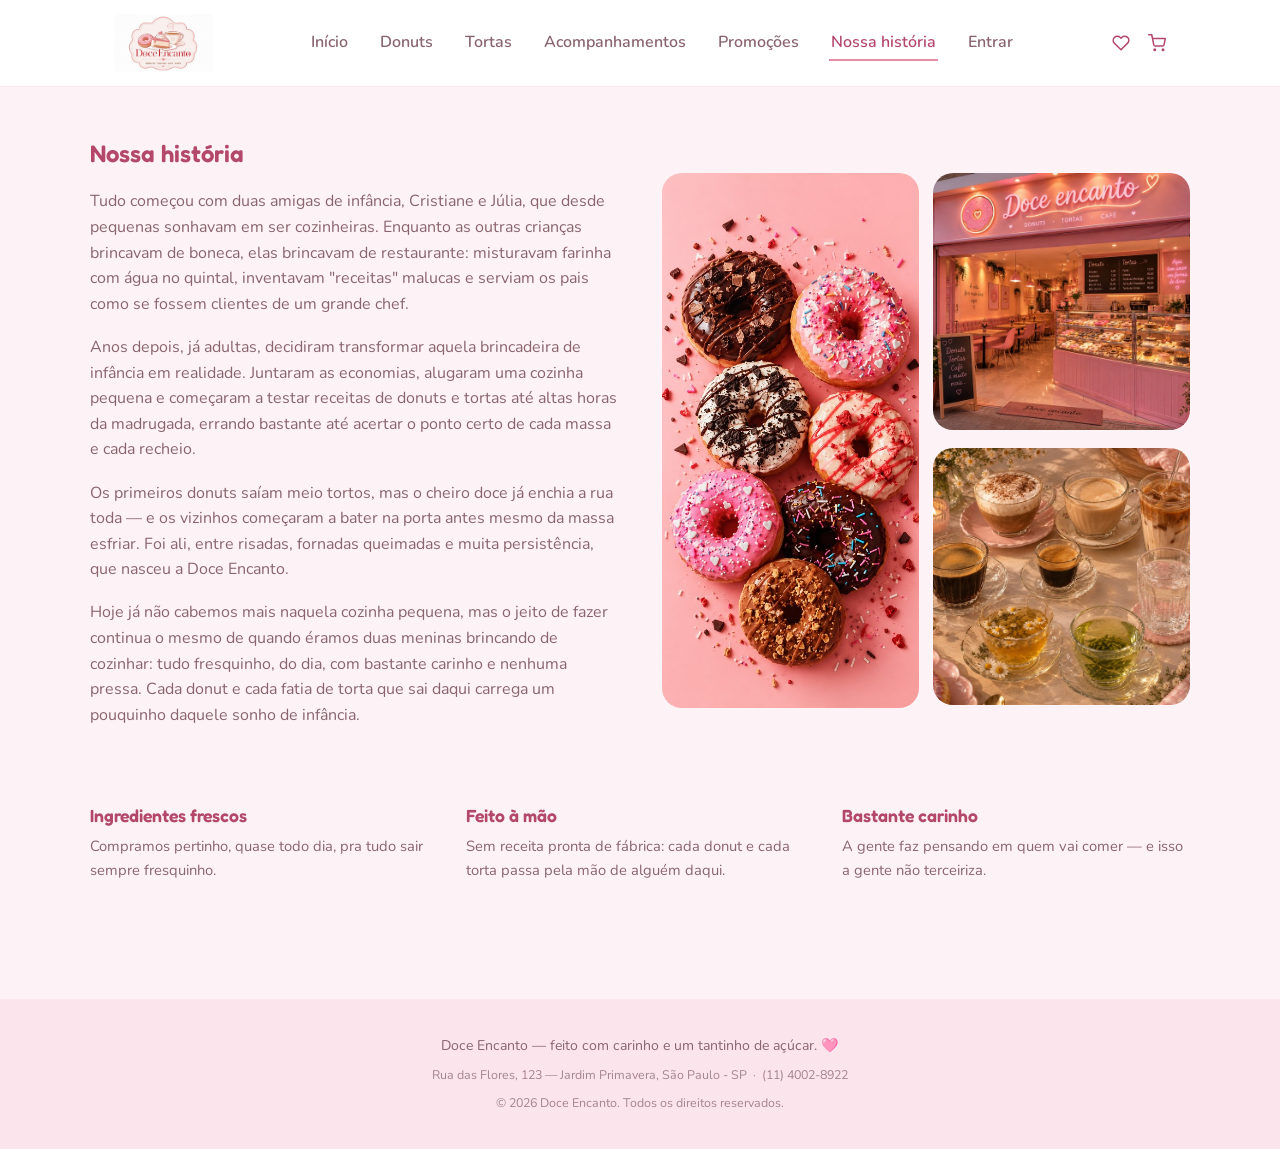
<file: Integrador/nossa/historia/index.html>
<!DOCTYPE html>
<html lang="pt-br">
<head>
  <meta charset="UTF-8">
  <meta name="viewport" content="width=device-width, initial-scale=1.0">
  <title>Doce Encanto | Nossa história</title>
  <link rel="stylesheet" href="../css/style.css">
</head>
<body>

  <header class="topo">
    <div class="container">
      <a href="../inicio/index.html" class="logo"><img src="../images/logo.png" alt="Doce Encanto"></a>

      <input type="checkbox" id="menu-toggle" class="menu-toggle">
      <label for="menu-toggle" class="menu-toggle-label">☰</label>

      <ul class="nav-links">
        <li><a href="../inicio/index.html">Início</a></li>
        <li><a href="../donuts/index.html">Donuts</a></li>
        <li><a href="../tortas/index.html">Tortas</a></li>
        <li><a href="../acompanhamentos/index.html">Acompanhamentos</a></li>
        <li><a href="../promocoes/index.html">Promoções</a></li>
        <li><a href="index.html" class="ativo">Nossa história</a></li>
        <li><a href="../login/index.html">Entrar</a></li>
      </ul>

      <div class="nav-icones">
        <a href="../favoritos/index.html" class="icone-link"><svg viewBox="0 0 24 24"><path d="M20.8 4.6a5.5 5.5 0 0 0-7.8 0L12 5.6l-1-1a5.5 5.5 0 0 0-7.8 7.8l1 1L12 21l7.8-7.8 1-1a5.5 5.5 0 0 0 0-7.8z"/></svg><span id="contador-favoritos" class="contador" style="display:none">0</span></a>
        <a href="../carrinho/index.html" class="icone-link"><svg viewBox="0 0 24 24"><circle cx="9" cy="21" r="1"/><circle cx="20" cy="21" r="1"/><path d="M1 1h4l2.7 13.4a2 2 0 0 0 2 1.6h9.7a2 2 0 0 0 2-1.6L23 6H6"/></svg><span id="contador-carrinho" class="contador" style="display:none">0</span></a>
      </div>
    </div>
  </header>

  <main>
    <section class="secao-historia container" style="padding-top:48px;">
      <div class="historia-grade">
        <div class="historia-texto">
          <h2>Nossa história</h2>
          <p>Tudo começou com duas amigas de infância, Cristiane e Júlia, que desde pequenas sonhavam em ser cozinheiras. Enquanto as outras crianças brincavam de boneca, elas brincavam de restaurante: misturavam farinha com água no quintal, inventavam "receitas" malucas e serviam os pais como se fossem clientes de um grande chef.</p>
          <p>Anos depois, já adultas, decidiram transformar aquela brincadeira de infância em realidade. Juntaram as economias, alugaram uma cozinha pequena e começaram a testar receitas de donuts e tortas até altas horas da madrugada, errando bastante até acertar o ponto certo de cada massa e cada recheio.</p>
          <p>Os primeiros donuts saíam meio tortos, mas o cheiro doce já enchia a rua toda — e os vizinhos começaram a bater na porta antes mesmo da massa esfriar. Foi ali, entre risadas, fornadas queimadas e muita persistência, que nasceu a Doce Encanto.</p>
          <p>Hoje já não cabemos mais naquela cozinha pequena, mas o jeito de fazer continua o mesmo de quando éramos duas meninas brincando de cozinhar: tudo fresquinho, do dia, com bastante carinho e nenhuma pressa. Cada donut e cada fatia de torta que sai daqui carrega um pouquinho daquele sonho de infância.</p>
        </div>
        <div class="historia-colagem">
          <img src="../images/historia-1.jpg" alt="Donuts caindo — foto da nossa doceria">
          <img src="../images/historia-2.jpg" alt="Fachada da loja Doce Encanto">
          <img src="../images/historia-3.jpg" alt="Bebidas quentes e geladas servidas na loja">
        </div>
      </div>

      <div class="valores-grade">
        <div>
          <h3>Ingredientes frescos</h3>
          <p>Compramos pertinho, quase todo dia, pra tudo sair sempre fresquinho.</p>
        </div>
        <div>
          <h3>Feito à mão</h3>
          <p>Sem receita pronta de fábrica: cada donut e cada torta passa pela mão de alguém daqui.</p>
        </div>
        <div>
          <h3>Bastante carinho</h3>
          <p>A gente faz pensando em quem vai comer — e isso a gente não terceiriza.</p>
        </div>
      </div>
    </section>
  </main>

  <footer class="rodape">
    <div class="container">
      <p>Doce Encanto — feito com carinho e um tantinho de açúcar. 🩷</p>
      <p class="rodape-info">Rua das Flores, 123 — Jardim Primavera, São Paulo - SP &nbsp;·&nbsp; (11) 4002-8922</p>
      <p class="rodape-info">© 2026 Doce Encanto. Todos os direitos reservados.</p>
    </div>
  </footer>

  <script src="../js/carrinho.js"></script>
</body>
</html>
</file>
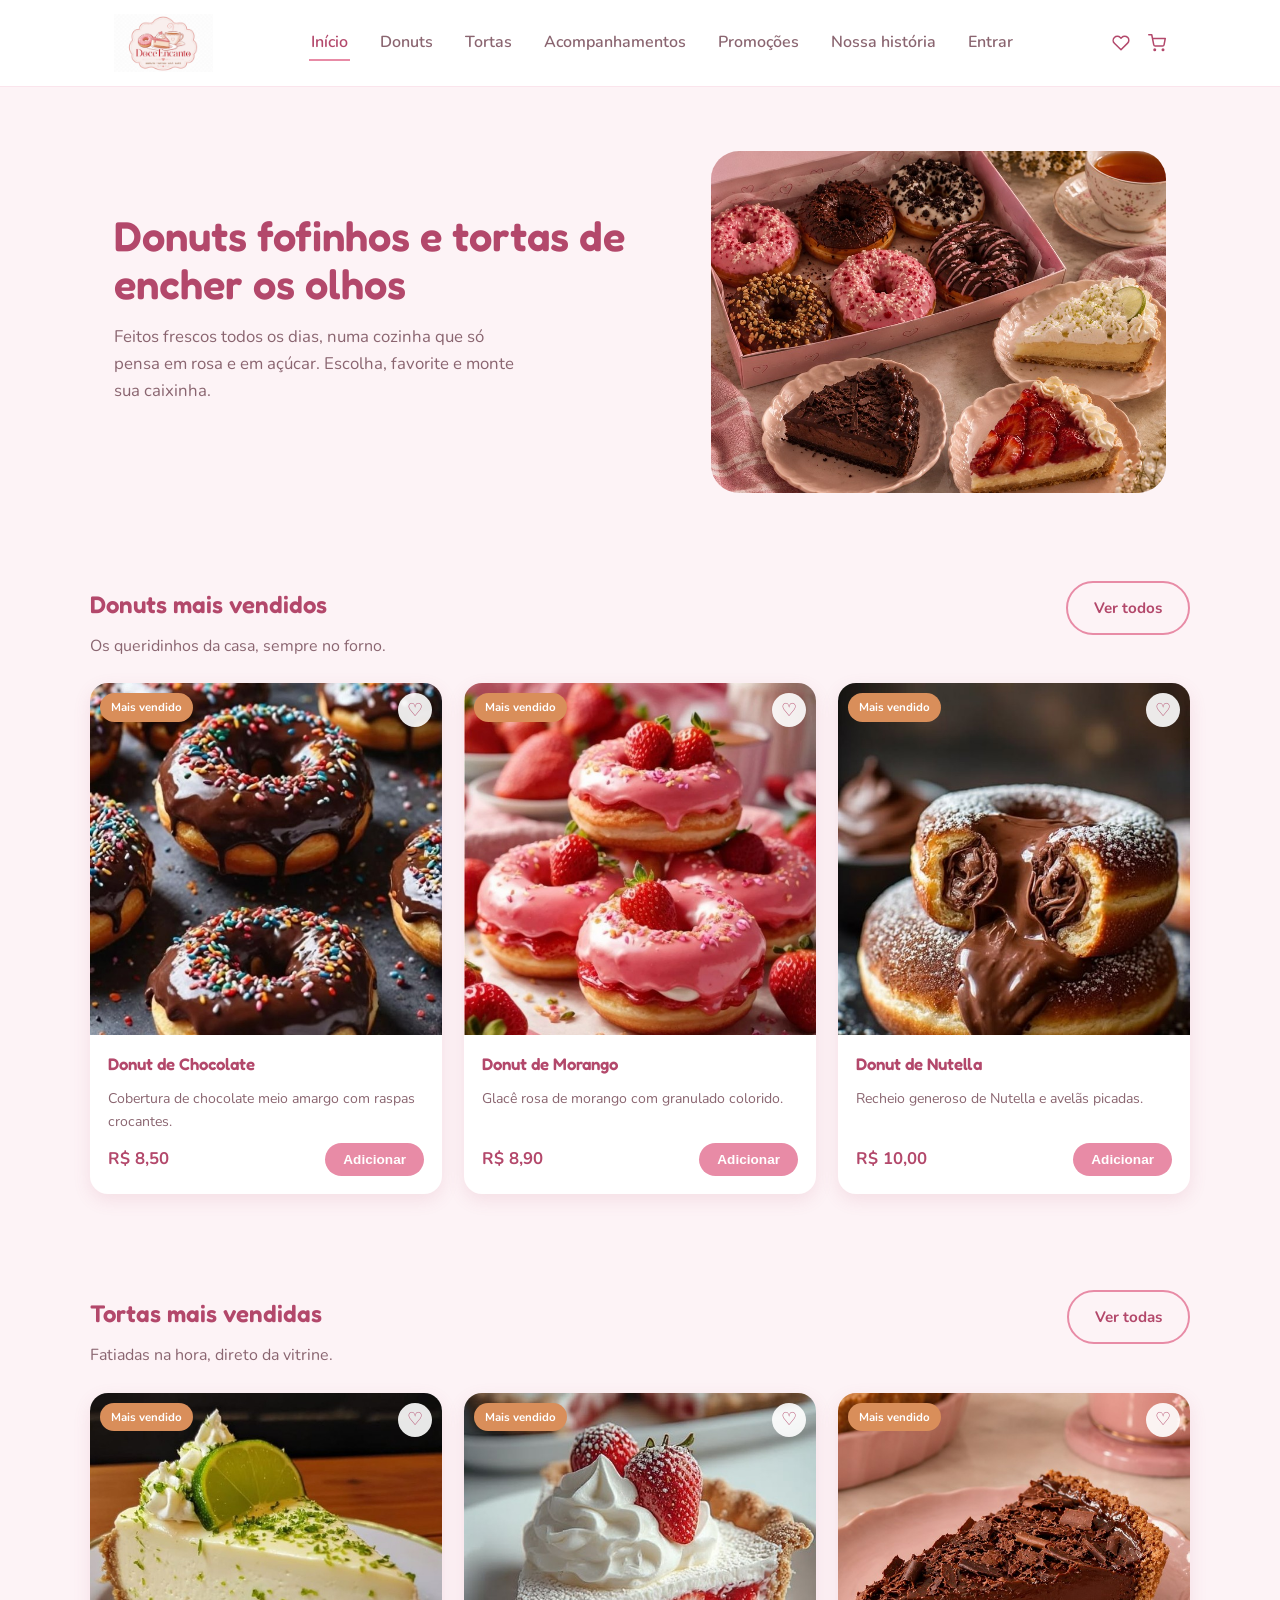
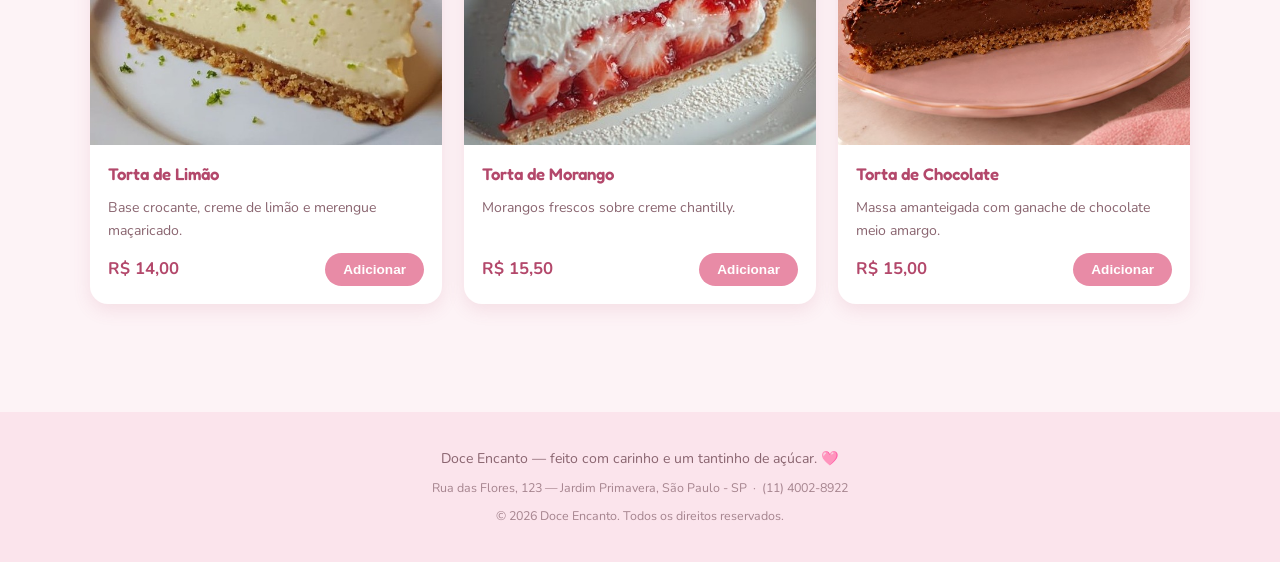
<file: Integrador/nossa/inicio/index.html>
<!DOCTYPE html>
<html lang="pt-br">
<head>
  <meta charset="UTF-8">
  <meta name="viewport" content="width=device-width, initial-scale=1.0">
  <title>Doce Encanto | Início</title>
  <link rel="stylesheet" href="../css/style.css">
</head>
<body>

  <header class="topo">
    <div class="container">
      <a href="index.html" class="logo"><img src="../images/logo.png" alt="Doce Encanto"></a>

      <input type="checkbox" id="menu-toggle" class="menu-toggle">
      <label for="menu-toggle" class="menu-toggle-label">☰</label>

      <ul class="nav-links">
        <li><a href="index.html" class="ativo">Início</a></li>
        <li><a href="../donuts/index.html">Donuts</a></li>
        <li><a href="../tortas/index.html">Tortas</a></li>
        <li><a href="../acompanhamentos/index.html">Acompanhamentos</a></li>
        <li><a href="../promocoes/index.html">Promoções</a></li>
        <li><a href="../historia/index.html">Nossa história</a></li>
        <li><a href="../login/index.html">Entrar</a></li>
      </ul>

      <div class="nav-icones">
        <a href="../favoritos/index.html" class="icone-link"><svg viewBox="0 0 24 24"><path d="M20.8 4.6a5.5 5.5 0 0 0-7.8 0L12 5.6l-1-1a5.5 5.5 0 0 0-7.8 7.8l1 1L12 21l7.8-7.8 1-1a5.5 5.5 0 0 0 0-7.8z"/></svg><span id="contador-favoritos" class="contador" style="display:none">0</span></a>
        <a href="../carrinho/index.html" class="icone-link"><svg viewBox="0 0 24 24"><circle cx="9" cy="21" r="1"/><circle cx="20" cy="21" r="1"/><path d="M1 1h4l2.7 13.4a2 2 0 0 0 2 1.6h9.7a2 2 0 0 0 2-1.6L23 6H6"/></svg><span id="contador-carrinho" class="contador" style="display:none">0</span></a>
      </div>
    </div>
  </header>

  <main>
    <section class="hero">
      <div class="container hero-grade">
        <div>
          <h1>Donuts fofinhos e tortas de encher os olhos</h1>
          <p>Feitos frescos todos os dias, numa cozinha que só pensa em rosa e em açúcar. Escolha, favorite e monte sua caixinha.</p>
        </div>
        <div class="hero-imagem">
          <img src="../images/foto-destaque.jpg" alt="Donuts, tortas e chá da Doce Encanto">
        </div>
      </div>
    </section>

    <section class="secao container" id="mais-vendidos">
      <div class="secao-cabecalho">
        <div>
          <h2>Donuts mais vendidos</h2>
          <p>Os queridinhos da casa, sempre no forno.</p>
        </div>
        <a href="../donuts/index.html" class="botao-secundario botao">Ver todos</a>
      </div>

      <div class="grade-produtos">

        <div class="produto-card" data-id="donut-chocolate" data-nome="Donut de Chocolate" data-preco="8.50" data-imagem="../images/donut-chocolate.jpg">
          <div class="produto-imagem">
            <img src="../images/donut-chocolate.jpg" alt="Donut de Chocolate — substitua pela sua foto">
            <span class="selo">Mais vendido</span>
            <button class="btn-favorito" onclick="favoritar(this)">♡</button>
          </div>
          <div class="produto-info">
            <h3>Donut de Chocolate</h3>
            <p class="produto-descricao">Cobertura de chocolate meio amargo com raspas crocantes.</p>
            <div class="produto-rodape">
              <span class="preco">R$ 8,50</span>
              <button class="btn-adicionar" onclick="adicionarCarrinho(this)">Adicionar</button>
            </div>
          </div>
        </div>

        <div class="produto-card" data-id="donut-morango" data-nome="Donut de Morango" data-preco="8.90" data-imagem="../images/donut-morango.jpg">
          <div class="produto-imagem">
            <img src="../images/donut-morango.jpg" alt="Donut de Morango — substitua pela sua foto">
            <span class="selo">Mais vendido</span>
            <button class="btn-favorito" onclick="favoritar(this)">♡</button>
          </div>
          <div class="produto-info">
            <h3>Donut de Morango</h3>
            <p class="produto-descricao">Glacê rosa de morango com granulado colorido.</p>
            <div class="produto-rodape">
              <span class="preco">R$ 8,90</span>
              <button class="btn-adicionar" onclick="adicionarCarrinho(this)">Adicionar</button>
            </div>
          </div>
        </div>

        <div class="produto-card" data-id="donut-nutella" data-nome="Donut de Nutella" data-preco="10.00" data-imagem="../images/donut-nutella.jpg">
          <div class="produto-imagem">
            <img src="../images/donut-nutella.jpg" alt="Donut de Nutella — substitua pela sua foto">
            <span class="selo">Mais vendido</span>
            <button class="btn-favorito" onclick="favoritar(this)">♡</button>
          </div>
          <div class="produto-info">
            <h3>Donut de Nutella</h3>
            <p class="produto-descricao">Recheio generoso de Nutella e avelãs picadas.</p>
            <div class="produto-rodape">
              <span class="preco">R$ 10,00</span>
              <button class="btn-adicionar" onclick="adicionarCarrinho(this)">Adicionar</button>
            </div>
          </div>
        </div>

      </div>
    </section>

    <section class="secao container">
      <div class="secao-cabecalho">
        <div>
          <h2>Tortas mais vendidas</h2>
          <p>Fatiadas na hora, direto da vitrine.</p>
        </div>
        <a href="../tortas/index.html" class="botao-secundario botao">Ver todas</a>
      </div>

      <div class="grade-produtos">

        <div class="produto-card" data-id="torta-limao" data-nome="Torta de Limão" data-preco="14.00" data-imagem="../images/torta-limao.jpg">
          <div class="produto-imagem">
            <img src="../images/torta-limao.jpg" alt="Torta de Limão — substitua pela sua foto">
            <span class="selo">Mais vendido</span>
            <button class="btn-favorito" onclick="favoritar(this)">♡</button>
          </div>
          <div class="produto-info">
            <h3>Torta de Limão</h3>
            <p class="produto-descricao">Base crocante, creme de limão e merengue maçaricado.</p>
            <div class="produto-rodape">
              <span class="preco">R$ 14,00</span>
              <button class="btn-adicionar" onclick="adicionarCarrinho(this)">Adicionar</button>
            </div>
          </div>
        </div>

        <div class="produto-card" data-id="torta-morango" data-nome="Torta de Morango" data-preco="15.50" data-imagem="../images/torta-morango.jpg">
          <div class="produto-imagem">
            <img src="../images/torta-morango.jpg" alt="Torta de Morango — substitua pela sua foto">
            <span class="selo">Mais vendido</span>
            <button class="btn-favorito" onclick="favoritar(this)">♡</button>
          </div>
          <div class="produto-info">
            <h3>Torta de Morango</h3>
            <p class="produto-descricao">Morangos frescos sobre creme chantilly.</p>
            <div class="produto-rodape">
              <span class="preco">R$ 15,50</span>
              <button class="btn-adicionar" onclick="adicionarCarrinho(this)">Adicionar</button>
            </div>
          </div>
        </div>

        <div class="produto-card" data-id="torta-chocolate" data-nome="Torta de Chocolate" data-preco="15.00" data-imagem="../images/torta-chocolate.jpg">
          <div class="produto-imagem">
            <img src="../images/torta-chocolate.jpg" alt="Torta de Chocolate — substitua pela sua foto">
            <span class="selo">Mais vendido</span>
            <button class="btn-favorito" onclick="favoritar(this)">♡</button>
          </div>
          <div class="produto-info">
            <h3>Torta de Chocolate</h3>
            <p class="produto-descricao">Massa amanteigada com ganache de chocolate meio amargo.</p>
            <div class="produto-rodape">
              <span class="preco">R$ 15,00</span>
              <button class="btn-adicionar" onclick="adicionarCarrinho(this)">Adicionar</button>
            </div>
          </div>
        </div>

      </div>
    </section>
  </main>

  <footer class="rodape">
    <div class="container">
      <p>Doce Encanto — feito com carinho e um tantinho de açúcar. 🩷</p>
      <p class="rodape-info">Rua das Flores, 123 — Jardim Primavera, São Paulo - SP &nbsp;·&nbsp; (11) 4002-8922</p>
      <p class="rodape-info">© 2026 Doce Encanto. Todos os direitos reservados.</p>
    </div>
  </footer>

  <script src="../js/carrinho.js"></script>
</body>
</html>
</file>
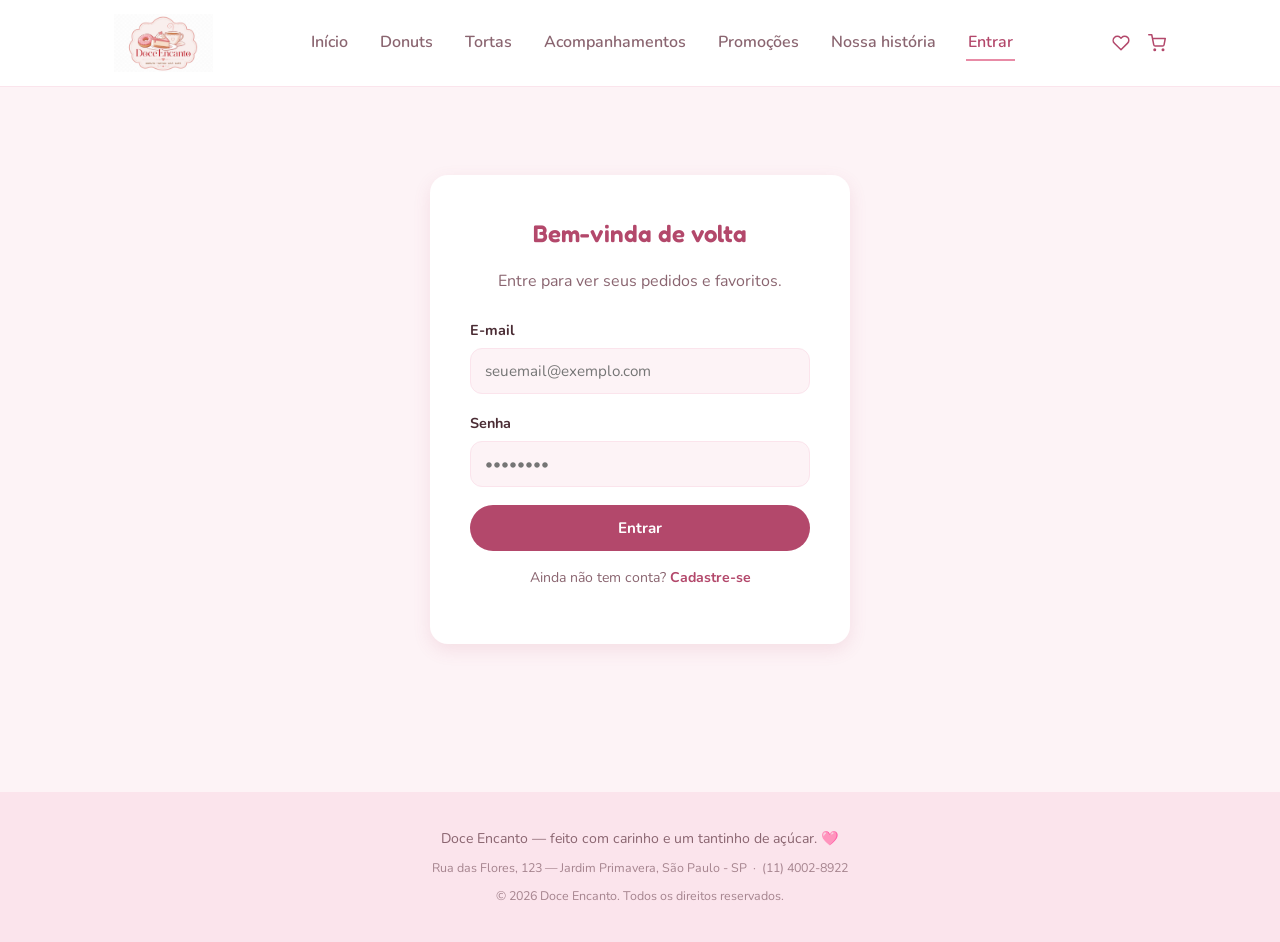
<file: Integrador/nossa/login/index.html>
<!DOCTYPE html>
<html lang="pt-br">
<head>
  <meta charset="UTF-8">
  <meta name="viewport" content="width=device-width, initial-scale=1.0">
  <title>Doce Encanto | Entrar</title>
  <link rel="stylesheet" href="../css/style.css">
</head>
<body>

  <header class="topo">
    <div class="container">
      <a href="../inicio/index.html" class="logo"><img src="../images/logo.png" alt="Doce Encanto"></a>

      <input type="checkbox" id="menu-toggle" class="menu-toggle">
      <label for="menu-toggle" class="menu-toggle-label">☰</label>

      <ul class="nav-links">
        <li><a href="../inicio/index.html">Início</a></li>
        <li><a href="../donuts/index.html">Donuts</a></li>
        <li><a href="../tortas/index.html">Tortas</a></li>
        <li><a href="../acompanhamentos/index.html">Acompanhamentos</a></li>
        <li><a href="../promocoes/index.html">Promoções</a></li>
        <li><a href="../historia/index.html">Nossa história</a></li>
        <li><a href="index.html" class="ativo">Entrar</a></li>
      </ul>

      <div class="nav-icones">
        <a href="../favoritos/index.html" class="icone-link"><svg viewBox="0 0 24 24"><path d="M20.8 4.6a5.5 5.5 0 0 0-7.8 0L12 5.6l-1-1a5.5 5.5 0 0 0-7.8 7.8l1 1L12 21l7.8-7.8 1-1a5.5 5.5 0 0 0 0-7.8z"/></svg><span id="contador-favoritos" class="contador" style="display:none">0</span></a>
        <a href="../carrinho/index.html" class="icone-link"><svg viewBox="0 0 24 24"><circle cx="9" cy="21" r="1"/><circle cx="20" cy="21" r="1"/><path d="M1 1h4l2.7 13.4a2 2 0 0 0 2 1.6h9.7a2 2 0 0 0 2-1.6L23 6H6"/></svg><span id="contador-carrinho" class="contador" style="display:none">0</span></a>
      </div>
    </div>
  </header>

  <main>
    <section class="secao container">
      <div class="cartao-formulario">
        <h2 style="text-align:center;">Bem-vinda de volta</h2>
        <p style="text-align:center; color:var(--texto-suave); margin-bottom:24px;">Entre para ver seus pedidos e favoritos.</p>

        <form id="formulario-login" onsubmit="event.preventDefault(); window.location.href='../inicio/index.html';">
          <div class="campo">
            <label for="email">E-mail</label>
            <input type="email" id="email" name="email" placeholder="seuemail@exemplo.com" required>
          </div>
          <div class="campo">
            <label for="senha">Senha</label>
            <input type="password" id="senha" name="senha" placeholder="••••••••" required>
          </div>
          <button type="submit" class="botao botao-bloco">Entrar</button>
        </form>

        <p class="formulario-rodape">Ainda não tem conta? <a href="#">Cadastre-se</a></p>
      </div>
    </section>
  </main>

  <footer class="rodape">
    <div class="container">
      <p>Doce Encanto — feito com carinho e um tantinho de açúcar. 🩷</p>
      <p class="rodape-info">Rua das Flores, 123 — Jardim Primavera, São Paulo - SP &nbsp;·&nbsp; (11) 4002-8922</p>
      <p class="rodape-info">© 2026 Doce Encanto. Todos os direitos reservados.</p>
    </div>
  </footer>

  <script src="../js/carrinho.js"></script>
</body>
</html>
</file>
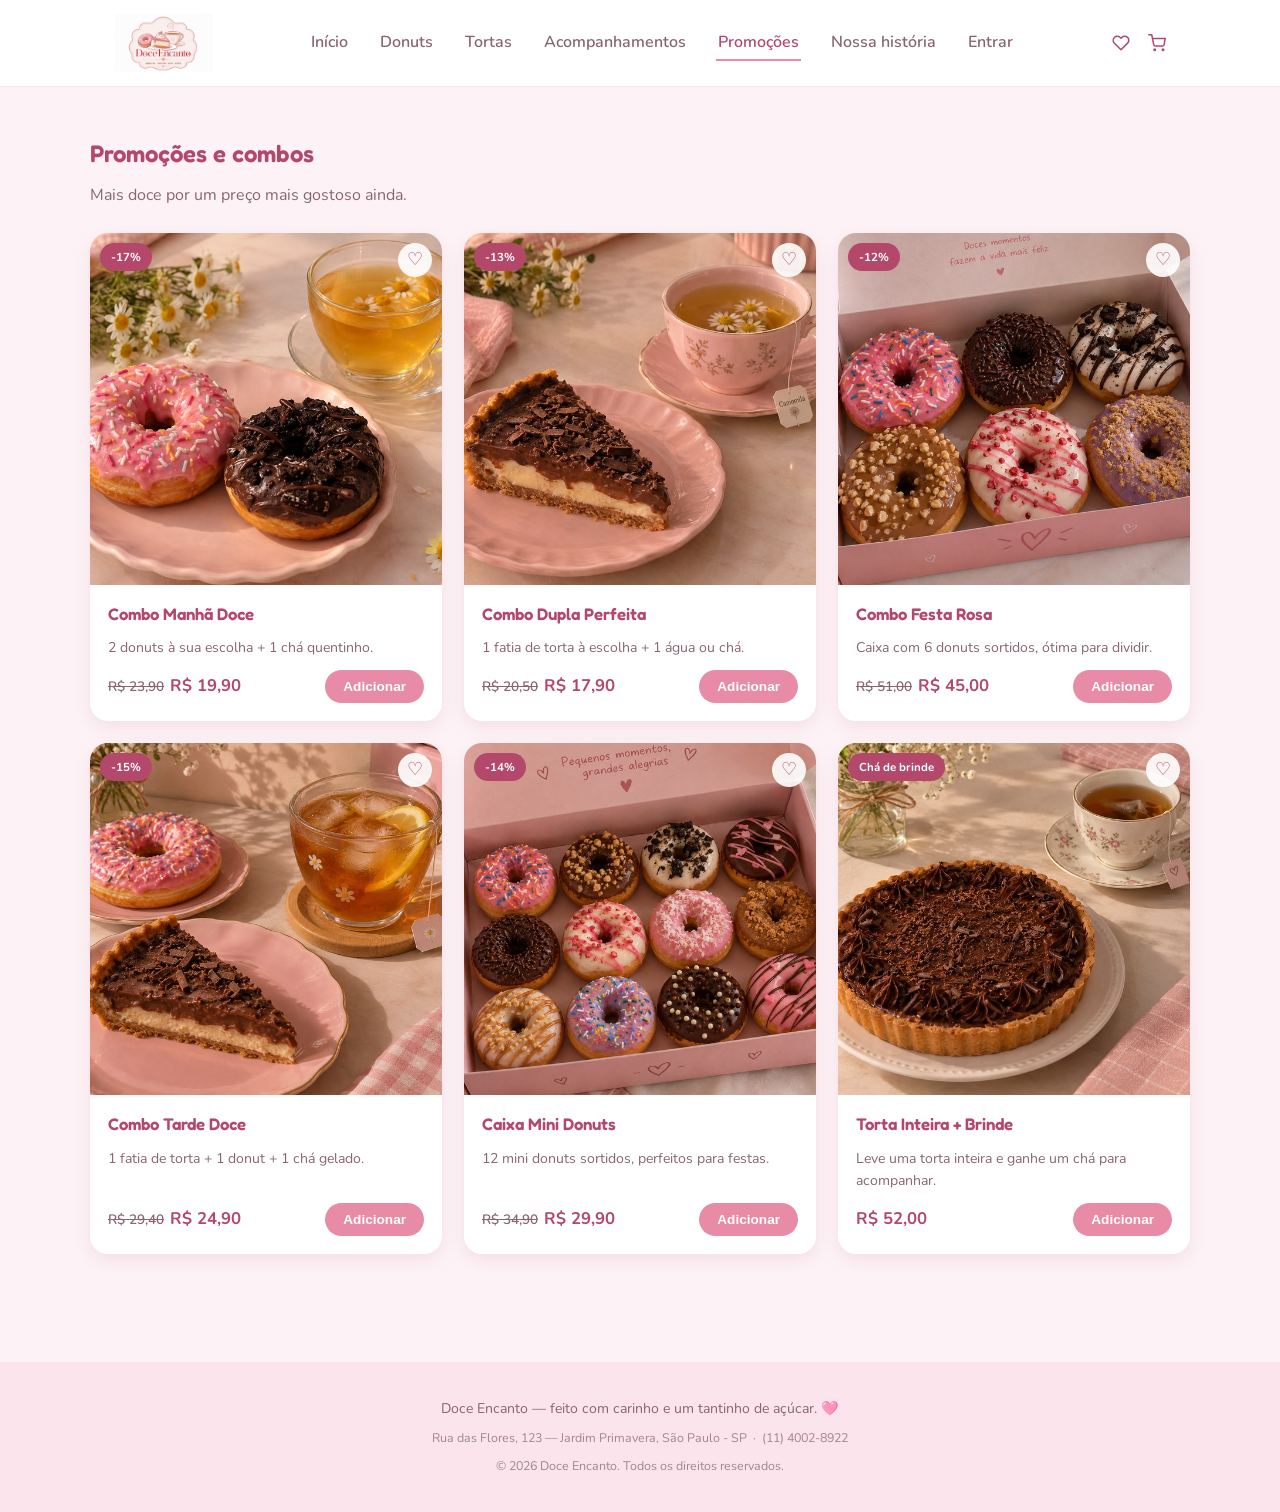
<file: Integrador/nossa/promocoes/index.html>
<!DOCTYPE html>
<html lang="pt-br">
<head>
  <meta charset="UTF-8">
  <meta name="viewport" content="width=device-width, initial-scale=1.0">
  <title>Doce Encanto | Promoções e Combos</title>
  <link rel="stylesheet" href="../css/style.css">
</head>
<body>

  <header class="topo">
    <div class="container">
      <a href="../inicio/index.html" class="logo"><img src="../images/logo.png" alt="Doce Encanto"></a>

      <input type="checkbox" id="menu-toggle" class="menu-toggle">
      <label for="menu-toggle" class="menu-toggle-label">☰</label>

      <ul class="nav-links">
        <li><a href="../inicio/index.html">Início</a></li>
        <li><a href="../donuts/index.html">Donuts</a></li>
        <li><a href="../tortas/index.html">Tortas</a></li>
        <li><a href="../acompanhamentos/index.html">Acompanhamentos</a></li>
        <li><a href="index.html" class="ativo">Promoções</a></li>
        <li><a href="../historia/index.html">Nossa história</a></li>
        <li><a href="../login/index.html">Entrar</a></li>
      </ul>

      <div class="nav-icones">
        <a href="../favoritos/index.html" class="icone-link"><svg viewBox="0 0 24 24"><path d="M20.8 4.6a5.5 5.5 0 0 0-7.8 0L12 5.6l-1-1a5.5 5.5 0 0 0-7.8 7.8l1 1L12 21l7.8-7.8 1-1a5.5 5.5 0 0 0 0-7.8z"/></svg><span id="contador-favoritos" class="contador" style="display:none">0</span></a>
        <a href="../carrinho/index.html" class="icone-link"><svg viewBox="0 0 24 24"><circle cx="9" cy="21" r="1"/><circle cx="20" cy="21" r="1"/><path d="M1 1h4l2.7 13.4a2 2 0 0 0 2 1.6h9.7a2 2 0 0 0 2-1.6L23 6H6"/></svg><span id="contador-carrinho" class="contador" style="display:none">0</span></a>
      </div>
    </div>
  </header>

  <main>
    <section class="secao container">
      <div class="secao-cabecalho">
        <div>
          <h2>Promoções e combos</h2>
          <p>Mais doce por um preço mais gostoso ainda.</p>
        </div>
      </div>

      <div class="grade-produtos">

        <div class="produto-card" data-id="combo-manha-doce" data-nome="Combo Manhã Doce" data-preco="19.90" data-imagem="../images/combo-manha-doce.jpg">
          <div class="produto-imagem">
            <img src="../images/combo-manha-doce.jpg" alt="Combo Manhã Doce — substitua pela sua foto">
            <span class="selo selo-desconto">-17%</span>
            <button class="btn-favorito" onclick="favoritar(this)">♡</button>
          </div>
          <div class="produto-info">
            <h3>Combo Manhã Doce</h3>
            <p class="produto-descricao">2 donuts à sua escolha + 1 chá quentinho.</p>
            <div class="produto-rodape">
              <span><span class="preco-antigo">R$ 23,90</span><span class="preco">R$ 19,90</span></span>
              <button class="btn-adicionar" onclick="adicionarCarrinho(this)">Adicionar</button>
            </div>
          </div>
        </div>

        <div class="produto-card" data-id="combo-dupla-perfeita" data-nome="Combo Dupla Perfeita" data-preco="17.90" data-imagem="../images/combo-dupla-perfeita.jpg">
          <div class="produto-imagem">
            <img src="../images/combo-dupla-perfeita.jpg" alt="Combo Dupla Perfeita — substitua pela sua foto">
            <span class="selo selo-desconto">-13%</span>
            <button class="btn-favorito" onclick="favoritar(this)">♡</button>
          </div>
          <div class="produto-info">
            <h3>Combo Dupla Perfeita</h3>
            <p class="produto-descricao">1 fatia de torta à escolha + 1 água ou chá.</p>
            <div class="produto-rodape">
              <span><span class="preco-antigo">R$ 20,50</span><span class="preco">R$ 17,90</span></span>
              <button class="btn-adicionar" onclick="adicionarCarrinho(this)">Adicionar</button>
            </div>
          </div>
        </div>

        <div class="produto-card" data-id="combo-festa-rosa" data-nome="Combo Festa Rosa" data-preco="45.00" data-imagem="../images/combo-festa-rosa.jpg">
          <div class="produto-imagem">
            <img src="../images/combo-festa-rosa.jpg" alt="Combo Festa Rosa — substitua pela sua foto">
            <span class="selo selo-desconto">-12%</span>
            <button class="btn-favorito" onclick="favoritar(this)">♡</button>
          </div>
          <div class="produto-info">
            <h3>Combo Festa Rosa</h3>
            <p class="produto-descricao">Caixa com 6 donuts sortidos, ótima para dividir.</p>
            <div class="produto-rodape">
              <span><span class="preco-antigo">R$ 51,00</span><span class="preco">R$ 45,00</span></span>
              <button class="btn-adicionar" onclick="adicionarCarrinho(this)">Adicionar</button>
            </div>
          </div>
        </div>

        <div class="produto-card" data-id="combo-tarde-doce" data-nome="Combo Tarde Doce" data-preco="24.90" data-imagem="../images/combo-tarde-doce.jpg">
          <div class="produto-imagem">
            <img src="../images/combo-tarde-doce.jpg" alt="Combo Tarde Doce — substitua pela sua foto">
            <span class="selo selo-desconto">-15%</span>
            <button class="btn-favorito" onclick="favoritar(this)">♡</button>
          </div>
          <div class="produto-info">
            <h3>Combo Tarde Doce</h3>
            <p class="produto-descricao">1 fatia de torta + 1 donut + 1 chá gelado.</p>
            <div class="produto-rodape">
              <span><span class="preco-antigo">R$ 29,40</span><span class="preco">R$ 24,90</span></span>
              <button class="btn-adicionar" onclick="adicionarCarrinho(this)">Adicionar</button>
            </div>
          </div>
        </div>

        <div class="produto-card" data-id="combo-caixa-mini-donuts" data-nome="Caixa Mini Donuts" data-preco="29.90" data-imagem="../images/combo-caixa-mini-donuts.jpg">
          <div class="produto-imagem">
            <img src="../images/combo-caixa-mini-donuts.jpg" alt="Caixa Mini Donuts — substitua pela sua foto">
            <span class="selo selo-desconto">-14%</span>
            <button class="btn-favorito" onclick="favoritar(this)">♡</button>
          </div>
          <div class="produto-info">
            <h3>Caixa Mini Donuts</h3>
            <p class="produto-descricao">12 mini donuts sortidos, perfeitos para festas.</p>
            <div class="produto-rodape">
              <span><span class="preco-antigo">R$ 34,90</span><span class="preco">R$ 29,90</span></span>
              <button class="btn-adicionar" onclick="adicionarCarrinho(this)">Adicionar</button>
            </div>
          </div>
        </div>

        <div class="produto-card" data-id="combo-torta-inteira" data-nome="Torta Inteira + Brinde" data-preco="52.00" data-imagem="../images/combo-torta-inteira.jpg">
          <div class="produto-imagem">
            <img src="../images/combo-torta-inteira.jpg" alt="Torta Inteira + Brinde — substitua pela sua foto">
            <span class="selo selo-desconto">Chá de brinde</span>
            <button class="btn-favorito" onclick="favoritar(this)">♡</button>
          </div>
          <div class="produto-info">
            <h3>Torta Inteira + Brinde</h3>
            <p class="produto-descricao">Leve uma torta inteira e ganhe um chá para acompanhar.</p>
            <div class="produto-rodape">
              <span class="preco">R$ 52,00</span>
              <button class="btn-adicionar" onclick="adicionarCarrinho(this)">Adicionar</button>
            </div>
          </div>
        </div>

      </div>
    </section>
  </main>

  <footer class="rodape">
    <div class="container">
      <p>Doce Encanto — feito com carinho e um tantinho de açúcar. 🩷</p>
      <p class="rodape-info">Rua das Flores, 123 — Jardim Primavera, São Paulo - SP &nbsp;·&nbsp; (11) 4002-8922</p>
      <p class="rodape-info">© 2026 Doce Encanto. Todos os direitos reservados.</p>
    </div>
  </footer>

  <script src="../js/carrinho.js"></script>
</body>
</html>
</file>
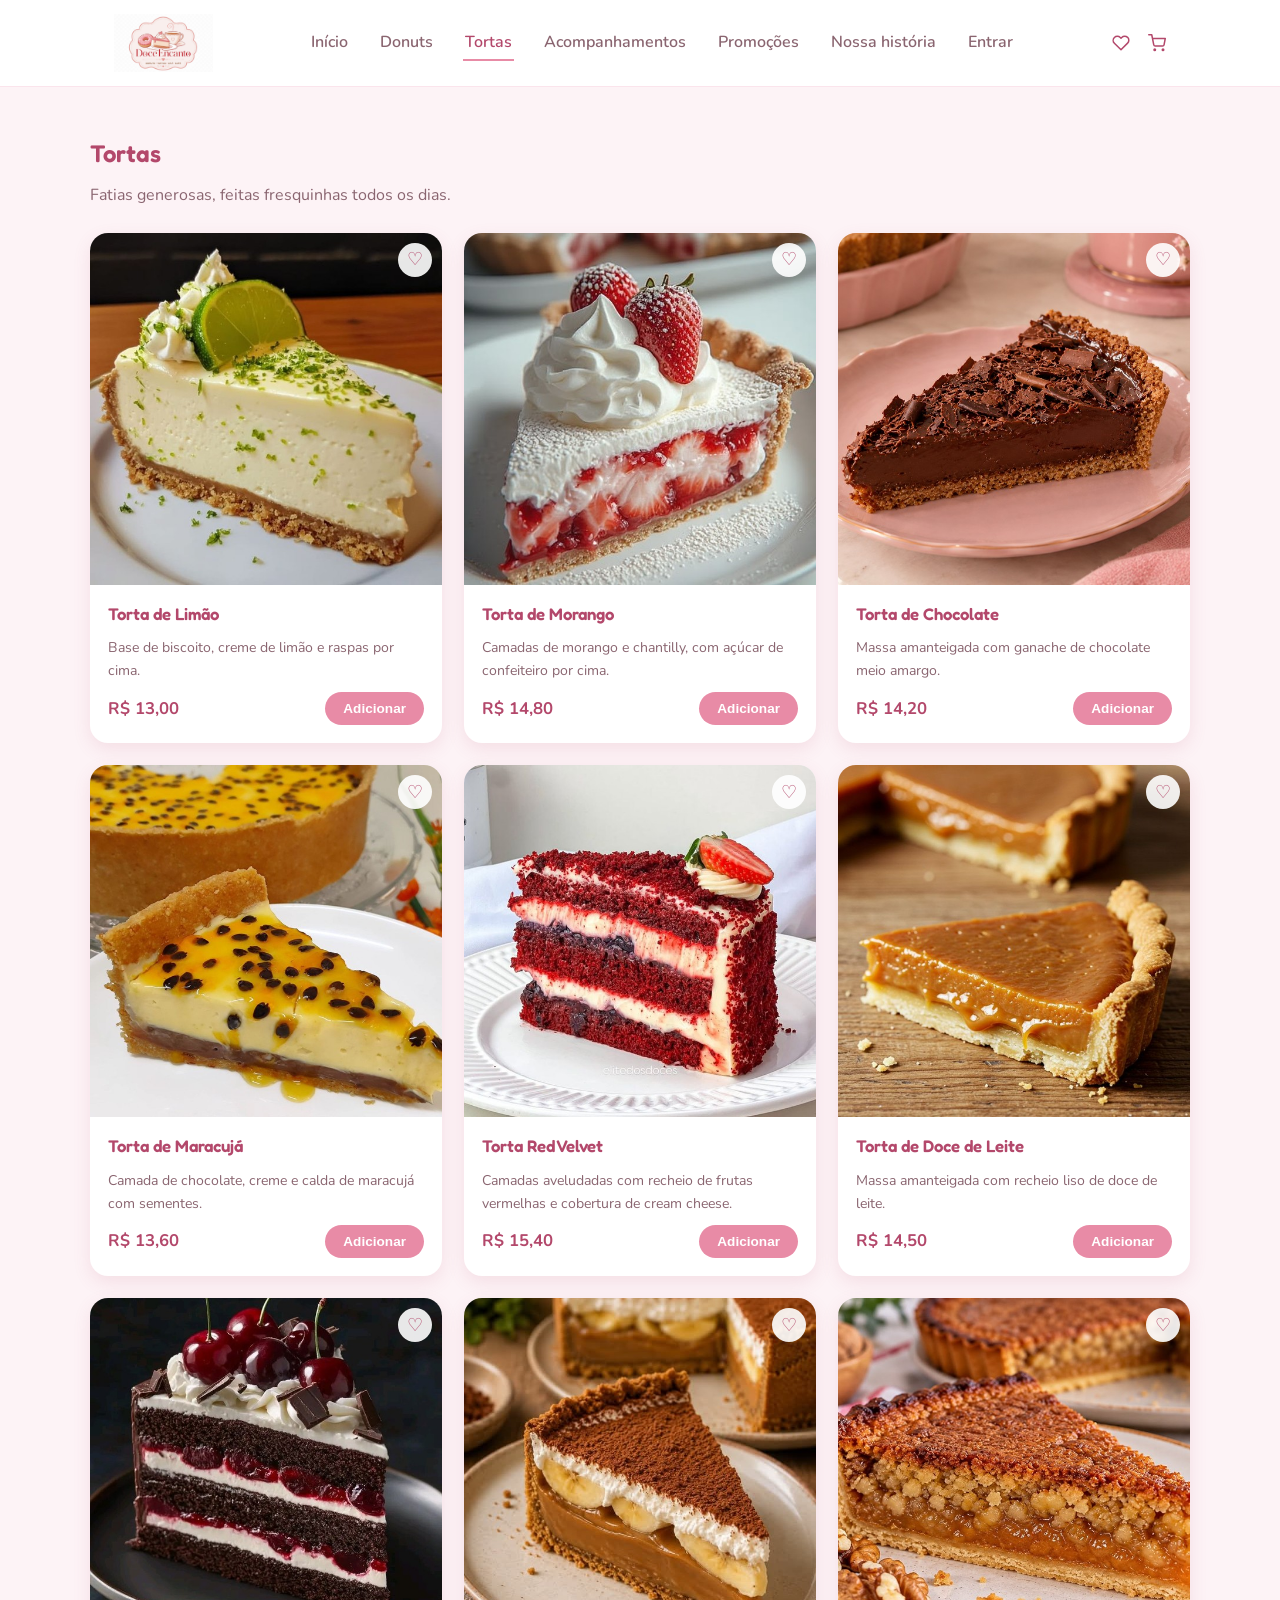
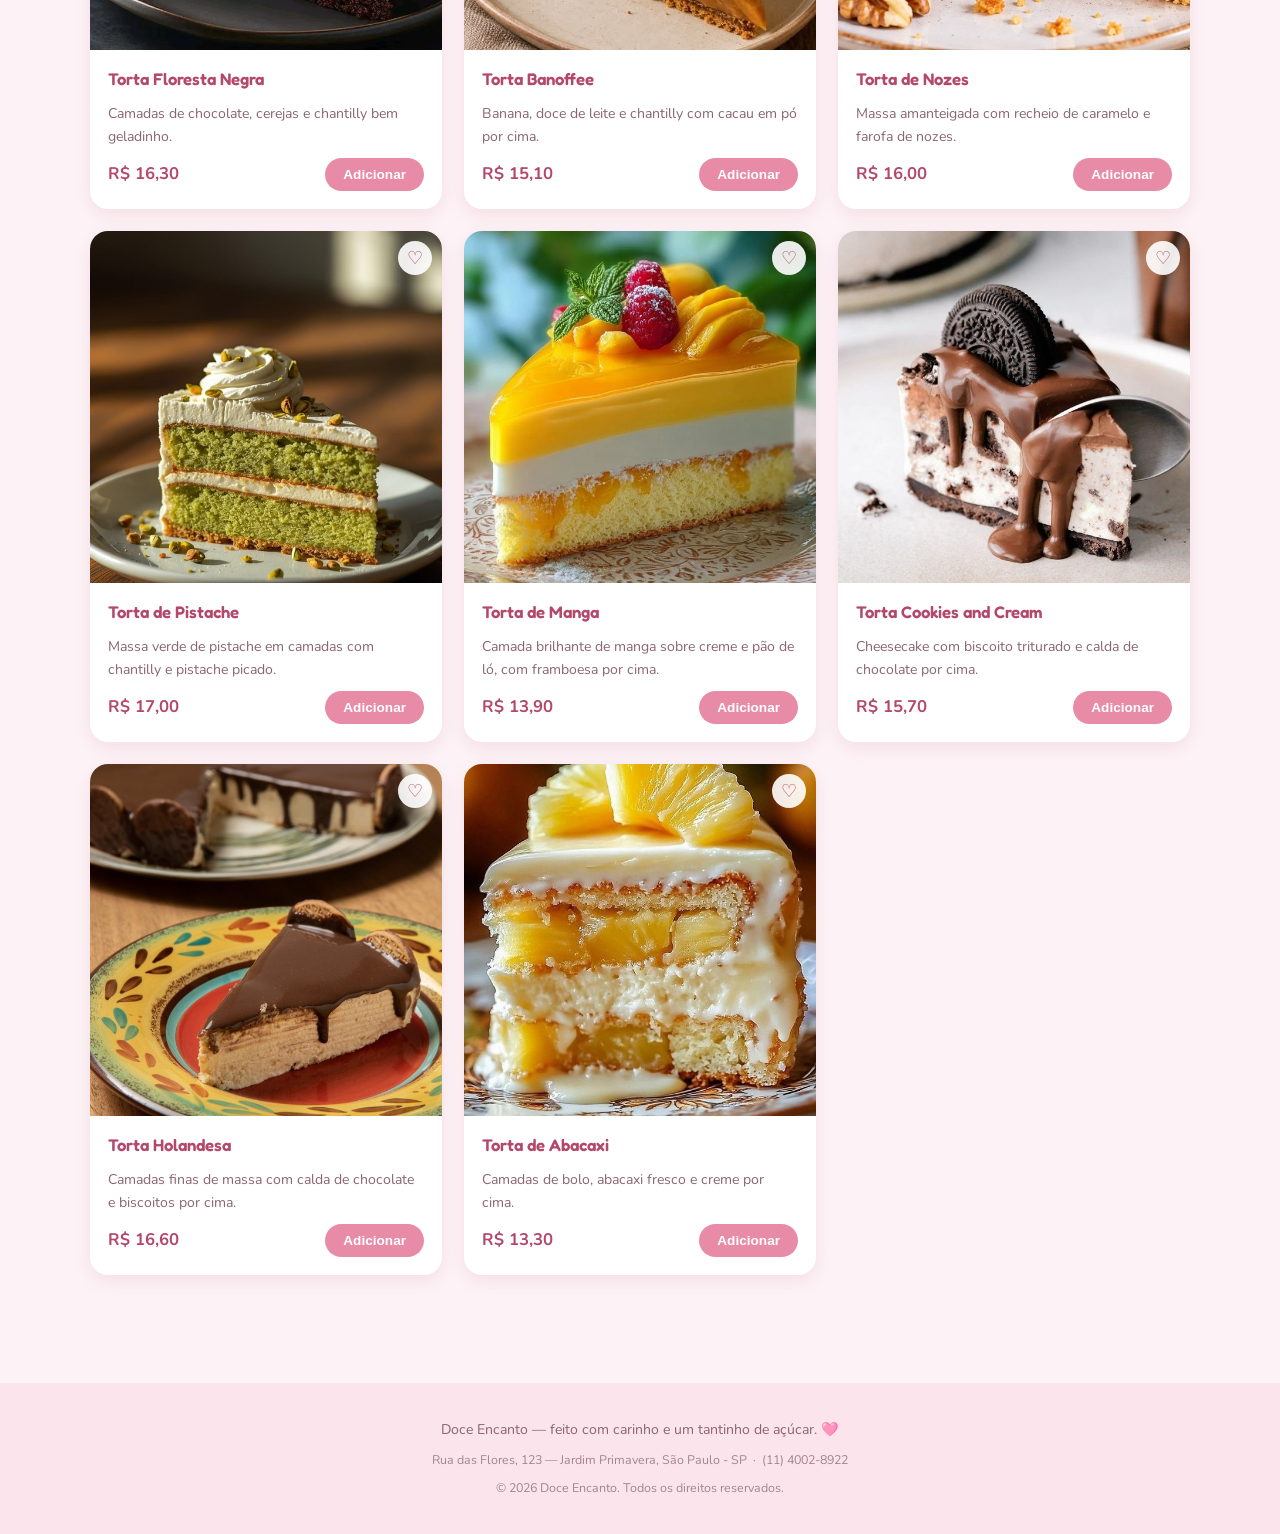
<file: Integrador/nossa/tortas/index.html>
<!DOCTYPE html>
<html lang="pt-br">
<head>
  <meta charset="UTF-8">
  <meta name="viewport" content="width=device-width, initial-scale=1.0">
  <title>Doce Encanto | Tortas</title>
  <link rel="stylesheet" href="../css/style.css">
</head>
<body>

  <header class="topo">
    <div class="container">
      <a href="../inicio/index.html" class="logo"><img src="../images/logo.png" alt="Doce Encanto"></a>

      <input type="checkbox" id="menu-toggle" class="menu-toggle">
      <label for="menu-toggle" class="menu-toggle-label">☰</label>

      <ul class="nav-links">
        <li><a href="../inicio/index.html">Início</a></li>
        <li><a href="../donuts/index.html">Donuts</a></li>
        <li><a href="index.html" class="ativo">Tortas</a></li>
        <li><a href="../acompanhamentos/index.html">Acompanhamentos</a></li>
        <li><a href="../promocoes/index.html">Promoções</a></li>
        <li><a href="../historia/index.html">Nossa história</a></li>
        <li><a href="../login/index.html">Entrar</a></li>
      </ul>

      <div class="nav-icones">
        <a href="../favoritos/index.html" class="icone-link"><svg viewBox="0 0 24 24"><path d="M20.8 4.6a5.5 5.5 0 0 0-7.8 0L12 5.6l-1-1a5.5 5.5 0 0 0-7.8 7.8l1 1L12 21l7.8-7.8 1-1a5.5 5.5 0 0 0 0-7.8z"/></svg><span id="contador-favoritos" class="contador" style="display:none">0</span></a>
        <a href="../carrinho/index.html" class="icone-link"><svg viewBox="0 0 24 24"><circle cx="9" cy="21" r="1"/><circle cx="20" cy="21" r="1"/><path d="M1 1h4l2.7 13.4a2 2 0 0 0 2 1.6h9.7a2 2 0 0 0 2-1.6L23 6H6"/></svg><span id="contador-carrinho" class="contador" style="display:none">0</span></a>
      </div>
    </div>
  </header>

  <main>
    <section class="secao container">
      <div class="secao-cabecalho">
        <div>
          <h2>Tortas</h2>
          <p>Fatias generosas, feitas fresquinhas todos os dias.</p>
        </div>
      </div>

      <div class="grade-produtos">

        <div class="produto-card" data-id="torta-limao" data-nome="Torta de Limão" data-preco="13.00" data-imagem="../images/torta-limao.jpg">
          <div class="produto-imagem">
            <img src="../images/torta-limao.jpg" alt="Torta de Limão — substitua pela sua foto">
            <button class="btn-favorito" onclick="favoritar(this)">♡</button>
          </div>
          <div class="produto-info">
            <h3>Torta de Limão</h3>
            <p class="produto-descricao">Base de biscoito, creme de limão e raspas por cima.</p>
            <div class="produto-rodape">
              <span class="preco">R$ 13,00</span>
              <button class="btn-adicionar" onclick="adicionarCarrinho(this)">Adicionar</button>
            </div>
          </div>
        </div>

        <div class="produto-card" data-id="torta-morango" data-nome="Torta de Morango" data-preco="14.80" data-imagem="../images/torta-morango.jpg">
          <div class="produto-imagem">
            <img src="../images/torta-morango.jpg" alt="Torta de Morango — substitua pela sua foto">
            <button class="btn-favorito" onclick="favoritar(this)">♡</button>
          </div>
          <div class="produto-info">
            <h3>Torta de Morango</h3>
            <p class="produto-descricao">Camadas de morango e chantilly, com açúcar de confeiteiro por cima.</p>
            <div class="produto-rodape">
              <span class="preco">R$ 14,80</span>
              <button class="btn-adicionar" onclick="adicionarCarrinho(this)">Adicionar</button>
            </div>
          </div>
        </div>

        <div class="produto-card" data-id="torta-chocolate" data-nome="Torta de Chocolate" data-preco="14.20" data-imagem="../images/torta-chocolate.jpg">
          <div class="produto-imagem">
            <img src="../images/torta-chocolate.jpg" alt="Torta de Chocolate — substitua pela sua foto">
            <button class="btn-favorito" onclick="favoritar(this)">♡</button>
          </div>
          <div class="produto-info">
            <h3>Torta de Chocolate</h3>
            <p class="produto-descricao">Massa amanteigada com ganache de chocolate meio amargo.</p>
            <div class="produto-rodape">
              <span class="preco">R$ 14,20</span>
              <button class="btn-adicionar" onclick="adicionarCarrinho(this)">Adicionar</button>
            </div>
          </div>
        </div>

        <div class="produto-card" data-id="torta-maracuja" data-nome="Torta de Maracujá" data-preco="13.60" data-imagem="../images/torta-maracuja.jpg">
          <div class="produto-imagem">
            <img src="../images/torta-maracuja.jpg" alt="Torta de Maracujá — substitua pela sua foto">
            <button class="btn-favorito" onclick="favoritar(this)">♡</button>
          </div>
          <div class="produto-info">
            <h3>Torta de Maracujá</h3>
            <p class="produto-descricao">Camada de chocolate, creme e calda de maracujá com sementes.</p>
            <div class="produto-rodape">
              <span class="preco">R$ 13,60</span>
              <button class="btn-adicionar" onclick="adicionarCarrinho(this)">Adicionar</button>
            </div>
          </div>
        </div>

        <div class="produto-card" data-id="torta-red-velvet" data-nome="Torta Red Velvet" data-preco="15.40" data-imagem="../images/torta-red-velvet.jpg">
          <div class="produto-imagem">
            <img src="../images/torta-red-velvet.jpg" alt="Torta Red Velvet — substitua pela sua foto">
            <button class="btn-favorito" onclick="favoritar(this)">♡</button>
          </div>
          <div class="produto-info">
            <h3>Torta Red Velvet</h3>
            <p class="produto-descricao">Camadas aveludadas com recheio de frutas vermelhas e cobertura de cream cheese.</p>
            <div class="produto-rodape">
              <span class="preco">R$ 15,40</span>
              <button class="btn-adicionar" onclick="adicionarCarrinho(this)">Adicionar</button>
            </div>
          </div>
        </div>

        <div class="produto-card" data-id="torta-doce-de-leite" data-nome="Torta de Doce de Leite" data-preco="14.50" data-imagem="../images/torta-doce-de-leite.jpg">
          <div class="produto-imagem">
            <img src="../images/torta-doce-de-leite.jpg" alt="Torta de Doce de Leite — substitua pela sua foto">
            <button class="btn-favorito" onclick="favoritar(this)">♡</button>
          </div>
          <div class="produto-info">
            <h3>Torta de Doce de Leite</h3>
            <p class="produto-descricao">Massa amanteigada com recheio liso de doce de leite.</p>
            <div class="produto-rodape">
              <span class="preco">R$ 14,50</span>
              <button class="btn-adicionar" onclick="adicionarCarrinho(this)">Adicionar</button>
            </div>
          </div>
        </div>

        <div class="produto-card" data-id="torta-floresta-negra" data-nome="Torta Floresta Negra" data-preco="16.30" data-imagem="../images/torta-floresta-negra.jpg">
          <div class="produto-imagem">
            <img src="../images/torta-floresta-negra.jpg" alt="Torta Floresta Negra — substitua pela sua foto">
            <button class="btn-favorito" onclick="favoritar(this)">♡</button>
          </div>
          <div class="produto-info">
            <h3>Torta Floresta Negra</h3>
            <p class="produto-descricao">Camadas de chocolate, cerejas e chantilly bem geladinho.</p>
            <div class="produto-rodape">
              <span class="preco">R$ 16,30</span>
              <button class="btn-adicionar" onclick="adicionarCarrinho(this)">Adicionar</button>
            </div>
          </div>
        </div>

        <div class="produto-card" data-id="torta-banoffee" data-nome="Torta Banoffee" data-preco="15.10" data-imagem="../images/torta-banoffee.jpg">
          <div class="produto-imagem">
            <img src="../images/torta-banoffee.jpg" alt="Torta Banoffee — substitua pela sua foto">
            <button class="btn-favorito" onclick="favoritar(this)">♡</button>
          </div>
          <div class="produto-info">
            <h3>Torta Banoffee</h3>
            <p class="produto-descricao">Banana, doce de leite e chantilly com cacau em pó por cima.</p>
            <div class="produto-rodape">
              <span class="preco">R$ 15,10</span>
              <button class="btn-adicionar" onclick="adicionarCarrinho(this)">Adicionar</button>
            </div>
          </div>
        </div>

        <div class="produto-card" data-id="torta-nozes" data-nome="Torta de Nozes" data-preco="16.00" data-imagem="../images/torta-nozes.jpg">
          <div class="produto-imagem">
            <img src="../images/torta-nozes.jpg" alt="Torta de Nozes — substitua pela sua foto">
            <button class="btn-favorito" onclick="favoritar(this)">♡</button>
          </div>
          <div class="produto-info">
            <h3>Torta de Nozes</h3>
            <p class="produto-descricao">Massa amanteigada com recheio de caramelo e farofa de nozes.</p>
            <div class="produto-rodape">
              <span class="preco">R$ 16,00</span>
              <button class="btn-adicionar" onclick="adicionarCarrinho(this)">Adicionar</button>
            </div>
          </div>
        </div>

        <div class="produto-card" data-id="torta-pistache" data-nome="Torta de Pistache" data-preco="17.00" data-imagem="../images/torta-pistache.jpg">
          <div class="produto-imagem">
            <img src="../images/torta-pistache.jpg" alt="Torta de Pistache — substitua pela sua foto">
            <button class="btn-favorito" onclick="favoritar(this)">♡</button>
          </div>
          <div class="produto-info">
            <h3>Torta de Pistache</h3>
            <p class="produto-descricao">Massa verde de pistache em camadas com chantilly e pistache picado.</p>
            <div class="produto-rodape">
              <span class="preco">R$ 17,00</span>
              <button class="btn-adicionar" onclick="adicionarCarrinho(this)">Adicionar</button>
            </div>
          </div>
        </div>

        <div class="produto-card" data-id="torta-manga" data-nome="Torta de Manga" data-preco="13.90" data-imagem="../images/torta-manga.jpg">
          <div class="produto-imagem">
            <img src="../images/torta-manga.jpg" alt="Torta de Manga — substitua pela sua foto">
            <button class="btn-favorito" onclick="favoritar(this)">♡</button>
          </div>
          <div class="produto-info">
            <h3>Torta de Manga</h3>
            <p class="produto-descricao">Camada brilhante de manga sobre creme e pão de ló, com framboesa por cima.</p>
            <div class="produto-rodape">
              <span class="preco">R$ 13,90</span>
              <button class="btn-adicionar" onclick="adicionarCarrinho(this)">Adicionar</button>
            </div>
          </div>
        </div>

        <div class="produto-card" data-id="torta-cookies-and-cream" data-nome="Torta Cookies and Cream" data-preco="15.70" data-imagem="../images/torta-cookies-and-cream.jpg">
          <div class="produto-imagem">
            <img src="../images/torta-cookies-and-cream.jpg" alt="Torta Cookies and Cream — substitua pela sua foto">
            <button class="btn-favorito" onclick="favoritar(this)">♡</button>
          </div>
          <div class="produto-info">
            <h3>Torta Cookies and Cream</h3>
            <p class="produto-descricao">Cheesecake com biscoito triturado e calda de chocolate por cima.</p>
            <div class="produto-rodape">
              <span class="preco">R$ 15,70</span>
              <button class="btn-adicionar" onclick="adicionarCarrinho(this)">Adicionar</button>
            </div>
          </div>
        </div>

        <div class="produto-card" data-id="torta-holandesa" data-nome="Torta Holandesa" data-preco="16.60" data-imagem="../images/torta-holandesa.jpg">
          <div class="produto-imagem">
            <img src="../images/torta-holandesa.jpg" alt="Torta Holandesa — substitua pela sua foto">
            <button class="btn-favorito" onclick="favoritar(this)">♡</button>
          </div>
          <div class="produto-info">
            <h3>Torta Holandesa</h3>
            <p class="produto-descricao">Camadas finas de massa com calda de chocolate e biscoitos por cima.</p>
            <div class="produto-rodape">
              <span class="preco">R$ 16,60</span>
              <button class="btn-adicionar" onclick="adicionarCarrinho(this)">Adicionar</button>
            </div>
          </div>
        </div>

        <div class="produto-card" data-id="torta-abacaxi" data-nome="Torta de Abacaxi" data-preco="13.30" data-imagem="../images/torta-abacaxi.jpg">
          <div class="produto-imagem">
            <img src="../images/torta-abacaxi.jpg" alt="Torta de Abacaxi — substitua pela sua foto">
            <button class="btn-favorito" onclick="favoritar(this)">♡</button>
          </div>
          <div class="produto-info">
            <h3>Torta de Abacaxi</h3>
            <p class="produto-descricao">Camadas de bolo, abacaxi fresco e creme por cima.</p>
            <div class="produto-rodape">
              <span class="preco">R$ 13,30</span>
              <button class="btn-adicionar" onclick="adicionarCarrinho(this)">Adicionar</button>
            </div>
          </div>
        </div>

      </div>
    </section>
  </main>

  <footer class="rodape">
    <div class="container">
      <p>Doce Encanto — feito com carinho e um tantinho de açúcar. 🩷</p>
      <p class="rodape-info">Rua das Flores, 123 — Jardim Primavera, São Paulo - SP &nbsp;·&nbsp; (11) 4002-8922</p>
      <p class="rodape-info">© 2026 Doce Encanto. Todos os direitos reservados.</p>
    </div>
  </footer>

  <script src="../js/carrinho.js"></script>
</body>
</html>
</file>
<file: Integrador/nossa/css/style.css>
/* ===== Doce Encanto — folha de estilos ===== */

@import url('https://fonts.googleapis.com/css2?family=Fredoka:wght@500;600;700&family=Nunito:wght@400;600;700&display=swap');

:root {
  --rosa-bg: #FDF3F6;
  --rosa-superficie: #FBE4EC;
  --rosa-primaria: #E88BA6;
  --rosa-escura: #B3486B;
  --caramelo: #D98E5A;
  --texto: #4A2C34;
  --texto-suave: #8A6570;
  --branco: #FFFFFF;
  --sombra: 0 6px 18px rgba(179, 72, 107, 0.12);
  --raio: 18px;
}

* { box-sizing: border-box; }

html { scroll-behavior: smooth; }

body {
  margin: 0;
  font-family: 'Nunito', sans-serif;
  background: var(--rosa-bg);
  color: var(--texto);
  line-height: 1.6;
}

h1, h2, h3, .logo {
  font-family: 'Fredoka', sans-serif;
  font-weight: 600;
  color: var(--rosa-escura);
  margin: 0 0 .4em;
}

a { color: inherit; text-decoration: none; }

img { max-width: 100%; display: block; }

.container {
  max-width: 1100px;
  margin: 0 auto;
  padding: 0 24px;
}

/* ===== Cabeçalho / navegação ===== */

.topo {
  background: var(--branco);
  border-bottom: 1px solid var(--rosa-superficie);
  position: sticky;
  top: 0;
  z-index: 50;
}

.topo .container {
  display: flex;
  align-items: center;
  justify-content: space-between;
  padding-top: 14px;
  padding-bottom: 14px;
}

.logo {
  font-size: 1.5rem;
  margin: 0;
  display: flex;
  align-items: center;
  gap: 4px;
}

.logo img {
  height: 58px;
  width: auto;
  display: block;
}

.logo span {
  color: var(--caramelo);
}

.nav-links {
  display: flex;
  align-items: center;
  gap: 28px;
  list-style: none;
  margin: 0;
  padding: 0;
}

.nav-links a {
  font-weight: 600;
  color: var(--texto-suave);
  padding: 6px 2px;
  border-bottom: 2px solid transparent;
  transition: border-color .15s, color .15s;
}

.nav-links a:hover,
.nav-links a.ativo {
  color: var(--rosa-escura);
  border-color: var(--rosa-primaria);
}

.nav-icones {
  display: flex;
  align-items: center;
  gap: 18px;
}

.icone-link {
  position: relative;
  display: inline-flex;
  align-items: center;
  justify-content: center;
  color: var(--rosa-escura);
}

.icone-link svg {
  width: 18px;
  height: 18px;
  stroke: currentColor;
  fill: none;
  stroke-width: 2;
  stroke-linecap: round;
  stroke-linejoin: round;
}

.contador {
  position: absolute;
  top: -6px;
  right: -10px;
  background: var(--caramelo);
  color: var(--branco);
  font-family: 'Nunito', sans-serif;
  font-size: .68rem;
  font-weight: 700;
  min-width: 18px;
  height: 18px;
  border-radius: 50%;
  display: flex;
  align-items: center;
  justify-content: center;
  padding: 0 3px;
}

.menu-toggle {
  display: none;
}

.menu-toggle-label {
  display: none;
  font-size: 1.6rem;
  color: var(--rosa-escura);
  cursor: pointer;
}

@media (max-width: 760px) {
  .nav-links {
    position: absolute;
    top: 100%;
    left: 0;
    right: 0;
    background: var(--branco);
    flex-direction: column;
    align-items: flex-start;
    gap: 0;
    max-height: 0;
    overflow: hidden;
    transition: max-height .25s ease;
    border-bottom: 1px solid var(--rosa-superficie);
  }
  .nav-links li { width: 100%; }
  .nav-links a {
    display: block;
    padding: 14px 24px;
    border-bottom: 1px solid var(--rosa-bg);
  }
  .menu-toggle:checked ~ .nav-links {
    max-height: 400px;
  }
  .menu-toggle-label { display: block; }
}

/* ===== Hero ===== */

.hero {
  padding: 64px 0 40px;
  text-align: left;
}

.hero-grade {
  display: grid;
  grid-template-columns: 1.1fr .9fr;
  gap: 40px;
  align-items: center;
}

.hero h1 {
  font-size: 2.6rem;
  line-height: 1.15;
  margin-bottom: .3em;
}

.hero p {
  color: var(--texto-suave);
  font-size: 1.05rem;
  max-width: 40ch;
  margin-bottom: 1.6em;
}

.hero-imagem {
  background: var(--rosa-superficie);
  border-radius: 28px;
  aspect-ratio: 4 / 3;
  overflow: hidden;
}

.hero-imagem img { width: 100%; height: 100%; object-fit: cover; }

@media (max-width: 760px) {
  .hero-grade { grid-template-columns: 1fr; }
  .hero { padding-top: 36px; text-align: center; }
  .hero p { margin-left: auto; margin-right: auto; }
}

/* ===== Botões ===== */

.botao {
  display: inline-block;
  background: var(--rosa-escura);
  color: var(--branco);
  font-family: 'Nunito', sans-serif;
  font-weight: 700;
  font-size: .95rem;
  padding: 13px 26px;
  border: none;
  border-radius: 999px;
  cursor: pointer;
  transition: background .15s, transform .1s;
}

.botao:hover { background: #9b3b5c; }
.botao:active { transform: scale(.97); }

.botao-secundario {
  background: transparent;
  color: var(--rosa-escura);
  border: 2px solid var(--rosa-primaria);
}

.botao-secundario:hover { background: var(--rosa-superficie); }

.botao-bloco { width: 100%; text-align: center; }

/* ===== Nossa história ===== */

.secao-historia {
  padding: 20px 0 56px;
}

.historia-grade {
  display: grid;
  grid-template-columns: 1fr 1fr;
  gap: 44px;
  align-items: center;
}

.historia-texto p {
  color: var(--texto-suave);
  margin-bottom: 1.1em;
}

.historia-colagem {
  display: grid;
  grid-template-columns: 1fr 1fr;
  gap: 14px;
}

.historia-colagem img {
  border-radius: 20px;
  width: 100%;
  aspect-ratio: 1 / 1;
  object-fit: cover;
  background: var(--rosa-superficie);
}

.historia-colagem img:first-child {
  grid-column: 1 / 2;
  grid-row: 1 / 3;
  aspect-ratio: 1 / 2.08;
}

.valores-grade {
  display: grid;
  grid-template-columns: repeat(3, 1fr);
  gap: 28px;
  margin-top: 56px;
}

.valores-grade h3 {
  font-size: 1.1rem;
  margin-bottom: .3em;
}

.valores-grade p {
  color: var(--texto-suave);
  margin: 0;
  font-size: .92rem;
}

@media (max-width: 760px) {
  .valores-grade { grid-template-columns: 1fr; gap: 24px; }
}

@media (max-width: 760px) {
  .historia-grade { grid-template-columns: 1fr; }
  .historia-colagem img:first-child { aspect-ratio: 1 / 1; }
}

/* ===== Seções ===== */

.secao {
  padding: 48px 0;
}

.secao-cabecalho {
  display: flex;
  align-items: baseline;
  justify-content: space-between;
  margin-bottom: 24px;
}

.secao-cabecalho p {
  color: var(--texto-suave);
  margin: 0;
}

/* ===== Grade de produtos ===== */

.grade-produtos {
  display: grid;
  grid-template-columns: repeat(3, 1fr);
  gap: 22px;
}

@media (max-width: 900px) {
  .grade-produtos { grid-template-columns: repeat(2, 1fr); }
}
@media (max-width: 560px) {
  .grade-produtos { grid-template-columns: 1fr; }
}

.produto-card {
  background: var(--branco);
  border-radius: var(--raio);
  overflow: hidden;
  box-shadow: var(--sombra);
  display: flex;
  flex-direction: column;
}

.produto-imagem {
  aspect-ratio: 1 / 1;
  background: var(--rosa-superficie);
  position: relative;
}

.produto-imagem img { width: 100%; height: 100%; object-fit: cover; }

.btn-favorito {
  position: absolute;
  top: 10px;
  right: 10px;
  width: 34px;
  height: 34px;
  border-radius: 50%;
  border: none;
  background: rgba(255,255,255,.9);
  color: var(--rosa-escura);
  font-size: 1.1rem;
  cursor: pointer;
  display: flex;
  align-items: center;
  justify-content: center;
}

.btn-favorito.ativo { color: var(--caramelo); }

.selo {
  position: absolute;
  top: 10px;
  left: 10px;
  background: var(--caramelo);
  color: var(--branco);
  font-family: 'Nunito', sans-serif;
  font-weight: 700;
  font-size: .72rem;
  padding: 5px 11px;
  border-radius: 999px;
  z-index: 2;
}

.selo-desconto { background: var(--rosa-escura); }

.preco-antigo {
  color: var(--texto-suave);
  text-decoration: line-through;
  font-size: .85rem;
  font-weight: 600;
  margin-right: 6px;
}

.produto-info {
  padding: 16px 18px 18px;
  display: flex;
  flex-direction: column;
  gap: 10px;
  flex-grow: 1;
}

.produto-info h3 {
  font-size: 1.05rem;
  margin: 0;
}

.produto-descricao {
  color: var(--texto-suave);
  font-size: .88rem;
  margin: 0;
  flex-grow: 1;
}

.produto-rodape {
  display: flex;
  align-items: center;
  justify-content: space-between;
  gap: 10px;
}

.preco {
  font-weight: 700;
  color: var(--rosa-escura);
  font-size: 1.05rem;
}

.btn-adicionar {
  background: var(--rosa-primaria);
  color: var(--branco);
  border: none;
  border-radius: 999px;
  padding: 9px 18px;
  font-weight: 700;
  font-size: .85rem;
  cursor: pointer;
}

.btn-adicionar:hover { background: var(--rosa-escura); }

/* ===== Categorias (acompanhamentos) ===== */

.subtitulo-categoria {
  margin: 44px 0 18px;
  padding-bottom: 8px;
  border-bottom: 2px solid var(--rosa-superficie);
}

/* ===== Formulários (login) ===== */

.cartao-formulario {
  background: var(--branco);
  border-radius: var(--raio);
  box-shadow: var(--sombra);
  padding: 40px;
  max-width: 420px;
  margin: 40px auto;
}

.campo {
  margin-bottom: 18px;
  display: flex;
  flex-direction: column;
  gap: 6px;
}

.campo label { font-weight: 700; font-size: .9rem; }

.campo input {
  padding: 12px 14px;
  border-radius: 12px;
  border: 1.5px solid var(--rosa-superficie);
  font-family: 'Nunito', sans-serif;
  font-size: .95rem;
  background: var(--rosa-bg);
}

.campo input:focus {
  outline: 2px solid var(--rosa-primaria);
  outline-offset: 1px;
}

.formulario-rodape {
  text-align: center;
  font-size: .88rem;
  color: var(--texto-suave);
  margin-top: 16px;
}

.formulario-rodape a { color: var(--rosa-escura); font-weight: 700; }

/* ===== Carrinho ===== */

.lista-carrinho { display: flex; flex-direction: column; gap: 14px; }

.item-carrinho {
  background: var(--branco);
  border-radius: 14px;
  box-shadow: var(--sombra);
  padding: 14px;
  display: grid;
  grid-template-columns: 72px 1fr auto auto;
  gap: 16px;
  align-items: center;
}

.item-carrinho img {
  width: 72px;
  height: 72px;
  object-fit: cover;
  border-radius: 10px;
  background: var(--rosa-superficie);
}

.item-carrinho h4 { margin: 0 0 4px; font-family: 'Nunito'; font-size: 1rem; }
.item-carrinho .preco { font-size: .95rem; }

.controle-quantidade {
  display: flex;
  align-items: center;
  gap: 10px;
}

.controle-quantidade button {
  width: 28px; height: 28px;
  border-radius: 50%;
  border: 1.5px solid var(--rosa-superficie);
  background: var(--rosa-bg);
  font-weight: 700;
  cursor: pointer;
  font-size: 1rem;
}

.btn-remover {
  background: none;
  border: none;
  color: var(--texto-suave);
  cursor: pointer;
  font-size: .85rem;
  text-decoration: underline;
}

.resumo-pedido {
  background: var(--branco);
  border-radius: var(--raio);
  box-shadow: var(--sombra);
  padding: 26px;
  margin-top: 26px;
  max-width: 360px;
  margin-left: auto;
}

.linha-resumo {
  display: flex;
  justify-content: space-between;
  margin-bottom: 10px;
  font-size: .95rem;
  color: var(--texto-suave);
}

.linha-resumo.total {
  color: var(--texto);
  font-weight: 700;
  font-size: 1.15rem;
  border-top: 1px solid var(--rosa-superficie);
  padding-top: 12px;
  margin-top: 12px;
}

.estado-vazio {
  grid-column: 1 / -1;
  text-align: center;
  padding: 60px 20px;
  color: var(--texto-suave);
}

.estado-vazio .botao { margin-top: 18px; }

/* ===== Favoritos ===== */

.grade-favoritos { display: grid; grid-template-columns: repeat(3, 1fr); gap: 22px; }
@media (max-width: 900px) { .grade-favoritos { grid-template-columns: repeat(2, 1fr); } }
@media (max-width: 560px) { .grade-favoritos { grid-template-columns: 1fr; } }

/* ===== Compras / checkout ===== */

.grade-checkout {
  display: grid;
  grid-template-columns: 1.3fr .9fr;
  gap: 36px;
  align-items: start;
}
.grade-checkout.pedido-concluido { grid-template-columns: 1fr; }
@media (max-width: 800px) { .grade-checkout { grid-template-columns: 1fr; } }

.passo-titulo {
  display: flex;
  align-items: center;
  gap: 10px;
  margin-bottom: 16px;
}

.confirmacao {
  max-width: 480px;
  margin: 0 auto;
  text-align: center;
  padding: 60px 20px;
}

.confirmacao .icone-check {
  width: 72px; height: 72px;
  border-radius: 50%;
  background: var(--rosa-superficie);
  color: var(--rosa-escura);
  font-size: 2rem;
  display: flex;
  align-items: center;
  justify-content: center;
  margin: 0 auto 20px;
}

/* ===== Rodapé ===== */

.rodape {
  background: var(--rosa-superficie);
  margin-top: 60px;
  padding: 36px 0;
  text-align: center;
  color: var(--texto-suave);
  font-size: .88rem;
}

.rodape p { margin: 0 0 8px; }
.rodape p:last-child { margin-bottom: 0; }

.rodape-info {
  font-size: .78rem;
  opacity: .75;
}
</file>
